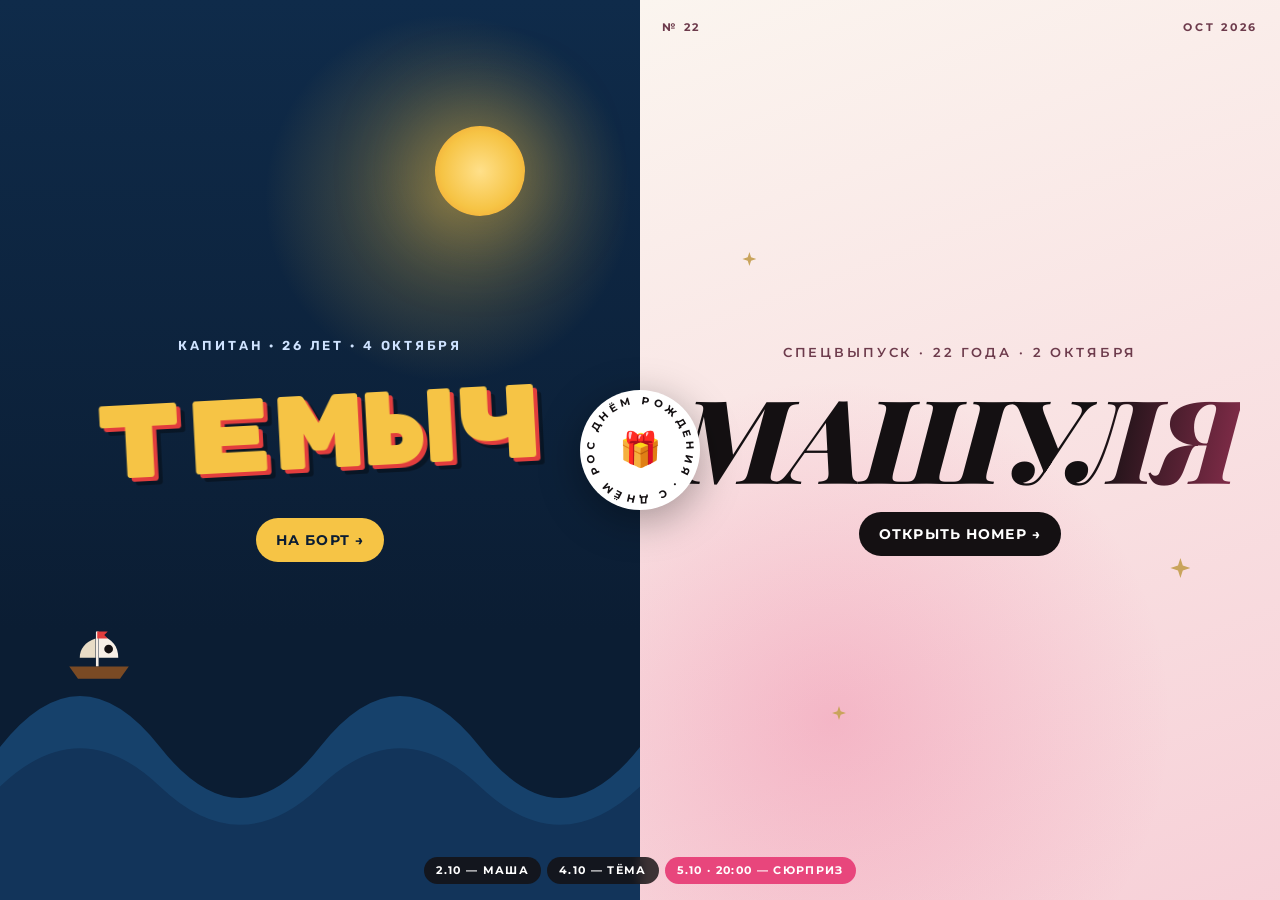
<file: index.html>
<!doctype html>
<html lang="ru">
<head>
<meta charset="utf-8">
<meta name="viewport" content="width=device-width, initial-scale=1, viewport-fit=cover">
<title>Два дня рождения</title>
<meta name="description" content="Подарок для Темыча и Машули">
<meta name="theme-color" content="#0b1d33">
<link rel="icon" href="data:image/svg+xml,%3Csvg xmlns='http://www.w3.org/2000/svg' viewBox='0 0 100 100'%3E%3Ctext y='.9em' font-size='90'%3E%F0%9F%8E%81%3C/text%3E%3C/svg%3E">
<link rel="preconnect" href="https://fonts.googleapis.com">
<link rel="preconnect" href="https://fonts.gstatic.com" crossorigin>
<link href="https://fonts.googleapis.com/css2?family=Playfair+Display:ital,wght@0,700;0,900;1,700;1,900&family=Rubik+Mono+One&family=Rubik:wght@400;600;800&family=Montserrat:wght@500;700&display=swap" rel="stylesheet">
<style>
  :root {
    --sea: #0b1d33;
    --sea-2: #12345a;
    --straw: #f6c445;
    --red: #e23d3d;
    --cream: #f7efe6;
    --ink: #141012;
    --pink: #e8467c;
    --blush: #f6c9d3;
    --gold: #c9a45c;
  }
  * { box-sizing: border-box; margin: 0; padding: 0; }
  html, body { height: 100%; }
  body {
    background: var(--ink);
    color: #fff;
    font-family: Rubik, system-ui, sans-serif;
    overflow: hidden;
    -webkit-tap-highlight-color: transparent;
  }
  .split {
    display: flex;
    height: 100dvh;
    min-height: 100vh;
  }
  @supports (height: 100dvh) { .split { min-height: 0; } }

  .side {
    position: relative;
    flex: 1 1 50%;
    display: flex;
    flex-direction: column;
    align-items: center;
    justify-content: center;
    gap: 18px;
    padding: 24px 16px;
    overflow: hidden;
    text-decoration: none;
    color: inherit;
    transition: flex-grow .5s cubic-bezier(.2,.8,.2,1), filter .3s;
    isolation: isolate;
  }
  .side:focus-visible { outline: 4px solid #fff; outline-offset: -8px; }

  /* ----- ТЕМЫЧ ----- */
  .tema {
    background:
      radial-gradient(circle at 70% 22%, rgba(246,196,69,.35), transparent 22%),
      linear-gradient(180deg, #0f2b4a 0%, var(--sea) 70%);
  }
  .tema .sun {
    position: absolute; top: 14%; right: 18%;
    width: 90px; height: 90px; border-radius: 50%;
    background: radial-gradient(circle, #ffe08a, var(--straw) 60%, #f09a2b);
    box-shadow: 0 0 80px 20px rgba(246,196,69,.35);
    z-index: -1;
    animation: bob 6s ease-in-out infinite;
  }
  .waves { position: absolute; left: 0; right: 0; bottom: 0; height: 34%; z-index: -1; }
  .waves svg { position: absolute; bottom: 0; width: 200%; height: 100%; }
  .waves .w1 { animation: drift 9s linear infinite; opacity: .55; }
  .waves .w2 { animation: drift 6s linear infinite reverse; bottom: -14px; }
  .ship {
    position: absolute; bottom: 24%; left: 10%; width: 70px; z-index: -1;
    animation: sail 7s ease-in-out infinite;
  }
  .tema .btn {
    font-family: 'Rubik Mono One', Rubik, sans-serif;
    font-size: clamp(40px, 9vw, 104px);
    letter-spacing: .02em;
    color: var(--straw);
    text-shadow: 4px 4px 0 var(--red), 8px 8px 0 rgba(0,0,0,.35);
    transform: rotate(-3deg);
  }
  .tema .tag { color: #cfe3ff; }

  /* ----- МАШУЛЯ ----- */
  .masha {
    background:
      radial-gradient(circle at 30% 80%, rgba(232,70,124,.25), transparent 40%),
      linear-gradient(160deg, #fbf5ef 0%, var(--blush) 120%);
    color: var(--ink);
  }
  .masha .btn {
    font-family: 'Playfair Display', Georgia, serif;
    font-style: italic;
    font-weight: 900;
    font-size: clamp(44px, 9.5vw, 116px);
    letter-spacing: -.02em;
    line-height: 1;
    background: linear-gradient(100deg, var(--ink) 30%, var(--pink) 50%, var(--ink) 70%);
    background-size: 250% 100%;
    -webkit-background-clip: text; background-clip: text;
    color: transparent;
    animation: shine 5s ease-in-out infinite;
  }
  .masha .tag { color: #6d3b4c; font-family: Montserrat, sans-serif; }
  .mag-top {
    position: absolute; top: 22px; left: 0; right: 0;
    display: flex; justify-content: space-between; padding: 0 22px;
    font: 700 11px/1 Montserrat, sans-serif; letter-spacing: .25em; color: #6d3b4c;
  }
  .sparkle {
    position: absolute; width: 14px; height: 14px; z-index: -1;
    background: var(--gold);
    clip-path: polygon(50% 0, 62% 38%, 100% 50%, 62% 62%, 50% 100%, 38% 62%, 0 50%, 38% 38%);
    animation: twinkle 3s ease-in-out infinite;
  }

  .tag {
    font-size: 13px; font-weight: 600; letter-spacing: .22em; text-transform: uppercase;
    text-align: center;
  }
  .cta {
    display: inline-flex; align-items: center; gap: 8px;
    min-height: 44px; padding: 10px 20px; border-radius: 999px;
    font: 700 14px/1 Montserrat, sans-serif; letter-spacing: .08em; text-transform: uppercase;
    transition: transform .2s, background .2s;
  }
  .tema .cta { background: var(--straw); color: var(--sea); }
  .masha .cta { background: var(--ink); color: #fff; }
  .side:hover .cta, .side:focus-visible .cta { transform: translateY(-2px) scale(1.04); }
  .side:active .cta { transform: scale(.96); }

  /* центр */
  .center {
    position: absolute; left: 50%; top: 50%; z-index: 5;
    transform: translate(-50%, -50%);
    pointer-events: none;
    display: grid; place-items: center;
  }
  .badge {
    width: 120px; height: 120px; border-radius: 50%;
    display: grid; place-items: center; text-align: center;
    background: #fff; color: var(--ink);
    font: 900 15px/1.1 Rubik, sans-serif; text-transform: uppercase; letter-spacing: .04em;
    box-shadow: 0 10px 40px rgba(0,0,0,.35);
    animation: spin 18s linear infinite;
  }
  .badge-ring { position: absolute; inset: 0; }
  .badge-ring text { font: 700 10.5px Montserrat, sans-serif; letter-spacing: .32em; fill: var(--ink); }
  .badge b {
    position: absolute; font-size: 34px; animation: spin 18s linear infinite reverse;
  }

  .dates {
    position: fixed; left: 50%; bottom: max(16px, env(safe-area-inset-bottom));
    transform: translateX(-50%);
    z-index: 6; display: flex; gap: 6px; flex-wrap: wrap; justify-content: center;
    width: calc(100% - 32px); pointer-events: none;
  }
  .dates span {
    font: 700 11px/1 Montserrat, sans-serif; letter-spacing: .12em; text-transform: uppercase;
    padding: 8px 12px; border-radius: 999px;
    background: rgba(20,16,18,.82); color: #fff; backdrop-filter: blur(6px);
  }
  .dates span:last-child { background: var(--pink); }

  /* Заставка-шторка при переходе */
  body.leaving .side { filter: brightness(1.15); }
  body.leaving .side.go { flex-grow: 30; }
  body.leaving .center, body.leaving .dates { opacity: 0; transition: opacity .2s; }

  @media (hover: hover) and (min-width: 769px) {
    .side:hover { flex-grow: 1.6; }
  }
  @media (max-width: 768px) {
    .split { flex-direction: column; }
    .tema .btn { font-size: clamp(40px, 13vw, 72px); }
    .masha .btn { font-size: clamp(46px, 15vw, 84px); }
    .side { gap: 12px; padding-bottom: 40px; }
    .masha { padding-top: 64px; padding-bottom: 76px; }
    .badge { width: 96px; height: 96px; }
    .badge b { font-size: 26px; }
    .ship { width: 54px; bottom: 18%; }
    .tema .sun { width: 64px; height: 64px; top: 12%; right: 10%; }
  }

  @keyframes drift { to { transform: translateX(-50%); } }
  @keyframes bob { 50% { transform: translateY(10px); } }
  @keyframes sail { 50% { transform: translate(30px, -6px) rotate(4deg); } }
  @keyframes shine { 50% { background-position: 0 0; } 0%, 100% { background-position: 100% 0; } }
  @keyframes twinkle { 50% { transform: scale(.3) rotate(45deg); opacity: .4; } }
  @keyframes spin { to { transform: rotate(360deg); } }
  @keyframes rise { from { opacity: 0; transform: translateY(30px); } }
  .btn, .tag, .cta { animation-name: rise; animation-duration: .8s; animation-fill-mode: both; animation-timing-function: cubic-bezier(.2,.8,.2,1); }
  .tema .btn { animation: rise .8s .1s both cubic-bezier(.2,.8,.2,1); }
  .masha .btn { animation: rise .8s .25s both cubic-bezier(.2,.8,.2,1), shine 5s 1.2s ease-in-out infinite; }
  .tag { animation-delay: .35s; }
  .cta { animation-delay: .5s; }

  @media (prefers-reduced-motion: reduce) {
    *, *::before, *::after { animation: none !important; transition: none !important; }
  }
</style>
</head>
<body>
<main class="split">
  <a class="side tema" href="temych.html" data-go aria-label="Открыть страницу Темыча">
    <span class="sun" aria-hidden="true"></span>
    <svg class="ship" viewBox="0 0 80 64" aria-hidden="true">
      <path d="M38 4v40" stroke="#f7efe6" stroke-width="3"/>
      <path d="M40 8c16 4 22 14 22 26H40z" fill="#f7efe6"/>
      <path d="M36 12c-12 4-18 12-18 22h18z" fill="#e8dcc6"/>
      <circle cx="51" cy="24" r="5" fill="#141012"/>
      <path d="M38 4h12l-4 4 4 4H38z" fill="#e23d3d"/>
      <path d="M6 44h68l-10 14H16z" fill="#7a4a24"/>
    </svg>
    <div class="waves" aria-hidden="true">
      <svg class="w1" viewBox="0 0 1200 120" preserveAspectRatio="none"><path d="M0 60 Q75 20 150 60 T300 60 T450 60 T600 60 T750 60 T900 60 T1050 60 T1200 60 V120 H0z" fill="#1f5f99"/></svg>
      <svg class="w2" viewBox="0 0 1200 120" preserveAspectRatio="none"><path d="M0 70 Q75 40 150 70 T300 70 T450 70 T600 70 T750 70 T900 70 T1050 70 T1200 70 V120 H0z" fill="#12345a"/></svg>
    </div>
    <span class="tag">Капитан · 26 лет · 4 октября</span>
    <span class="btn">ТЕМЫЧ</span>
    <span class="cta">На борт →</span>
  </a>

  <a class="side masha" href="masha.html" data-go aria-label="Открыть страницу Машули">
    <div class="mag-top" aria-hidden="true"><span>№ 22</span><span>OCT 2026</span></div>
    <span class="sparkle" style="top:28%;left:16%" aria-hidden="true"></span>
    <span class="sparkle" style="top:62%;right:14%;animation-delay:1s;width:20px;height:20px" aria-hidden="true"></span>
    <span class="sparkle" style="bottom:20%;left:30%;animation-delay:2s" aria-hidden="true"></span>
    <span class="tag">Спецвыпуск · 22 года · 2 октября</span>
    <span class="btn">МАШУЛЯ</span>
    <span class="cta">Открыть номер →</span>
  </a>
</main>

<div class="center" aria-hidden="true">
  <div class="badge">
    <svg class="badge-ring" viewBox="0 0 120 120">
      <defs><path id="ring" d="M60 60 m-46 0 a46 46 0 1 1 92 0 a46 46 0 1 1 -92 0"/></defs>
      <text><textPath href="#ring">С ДНЁМ РОЖДЕНИЯ · С ДНЁМ РОЖДЕНИЯ ·</textPath></text>
    </svg>
    <b>🎁</b>
  </div>
</div>

<div class="dates" aria-label="Даты">
  <span>2.10 — Маша</span>
  <span>4.10 — Тёма</span>
  <span>5.10 · 20:00 — сюрприз</span>
</div>

<script src="assets/common.js"></script>
<script>
  document.querySelectorAll('.side').forEach(function (s) {
    s.addEventListener('click', function () { s.classList.add('go'); });
  });
</script>
</body>
</html>
</file>
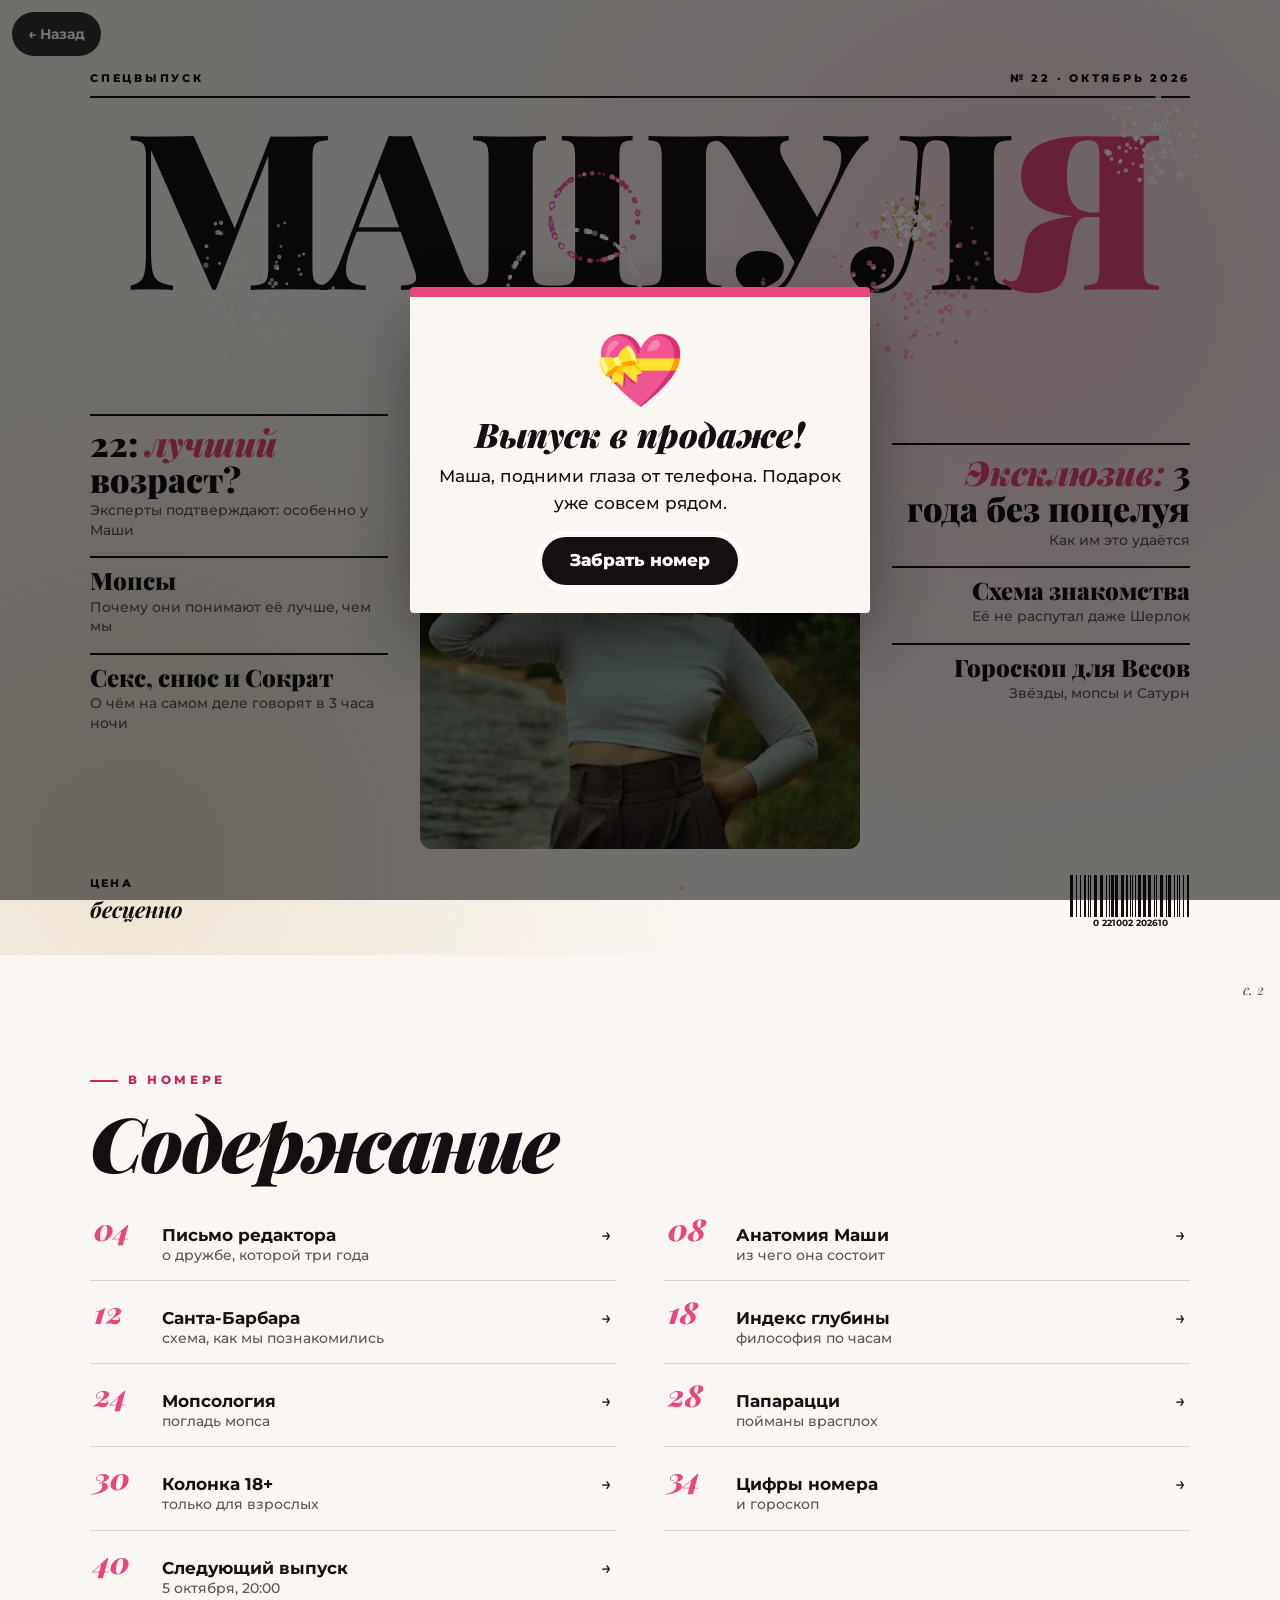
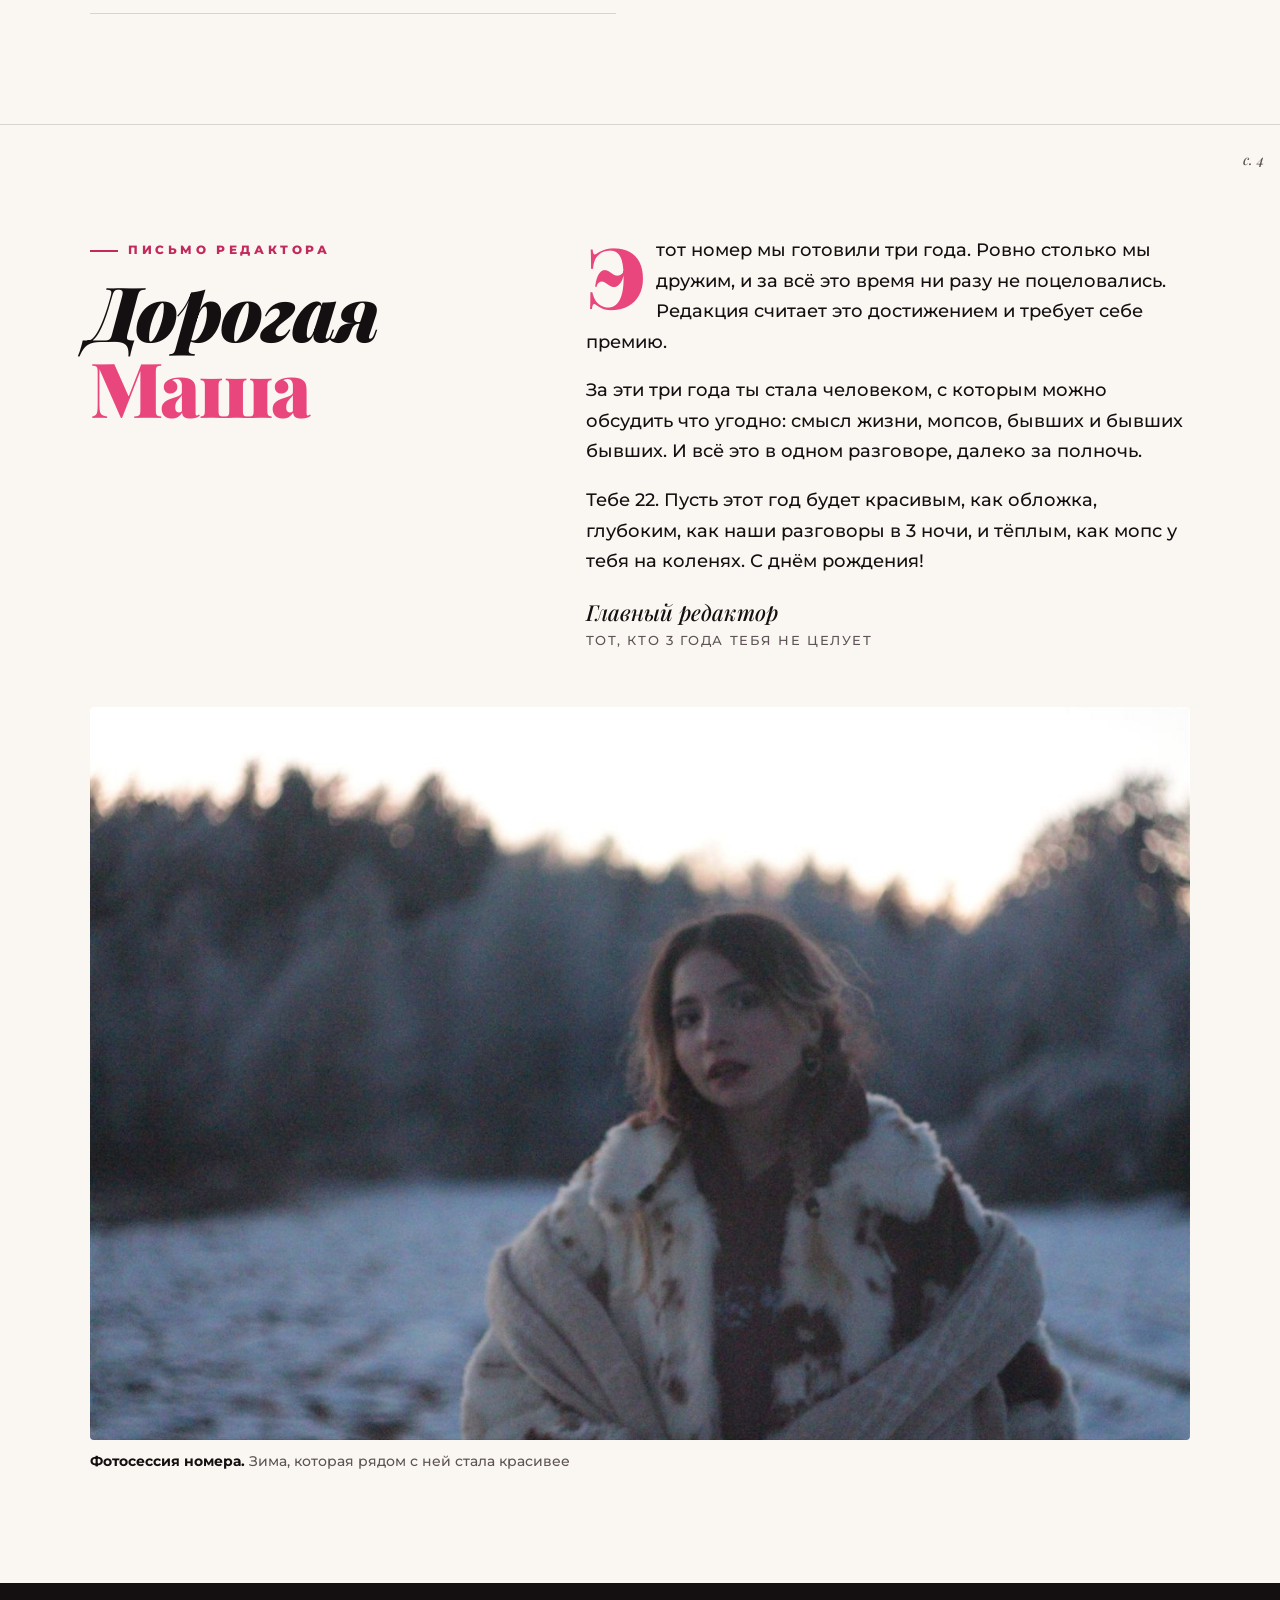
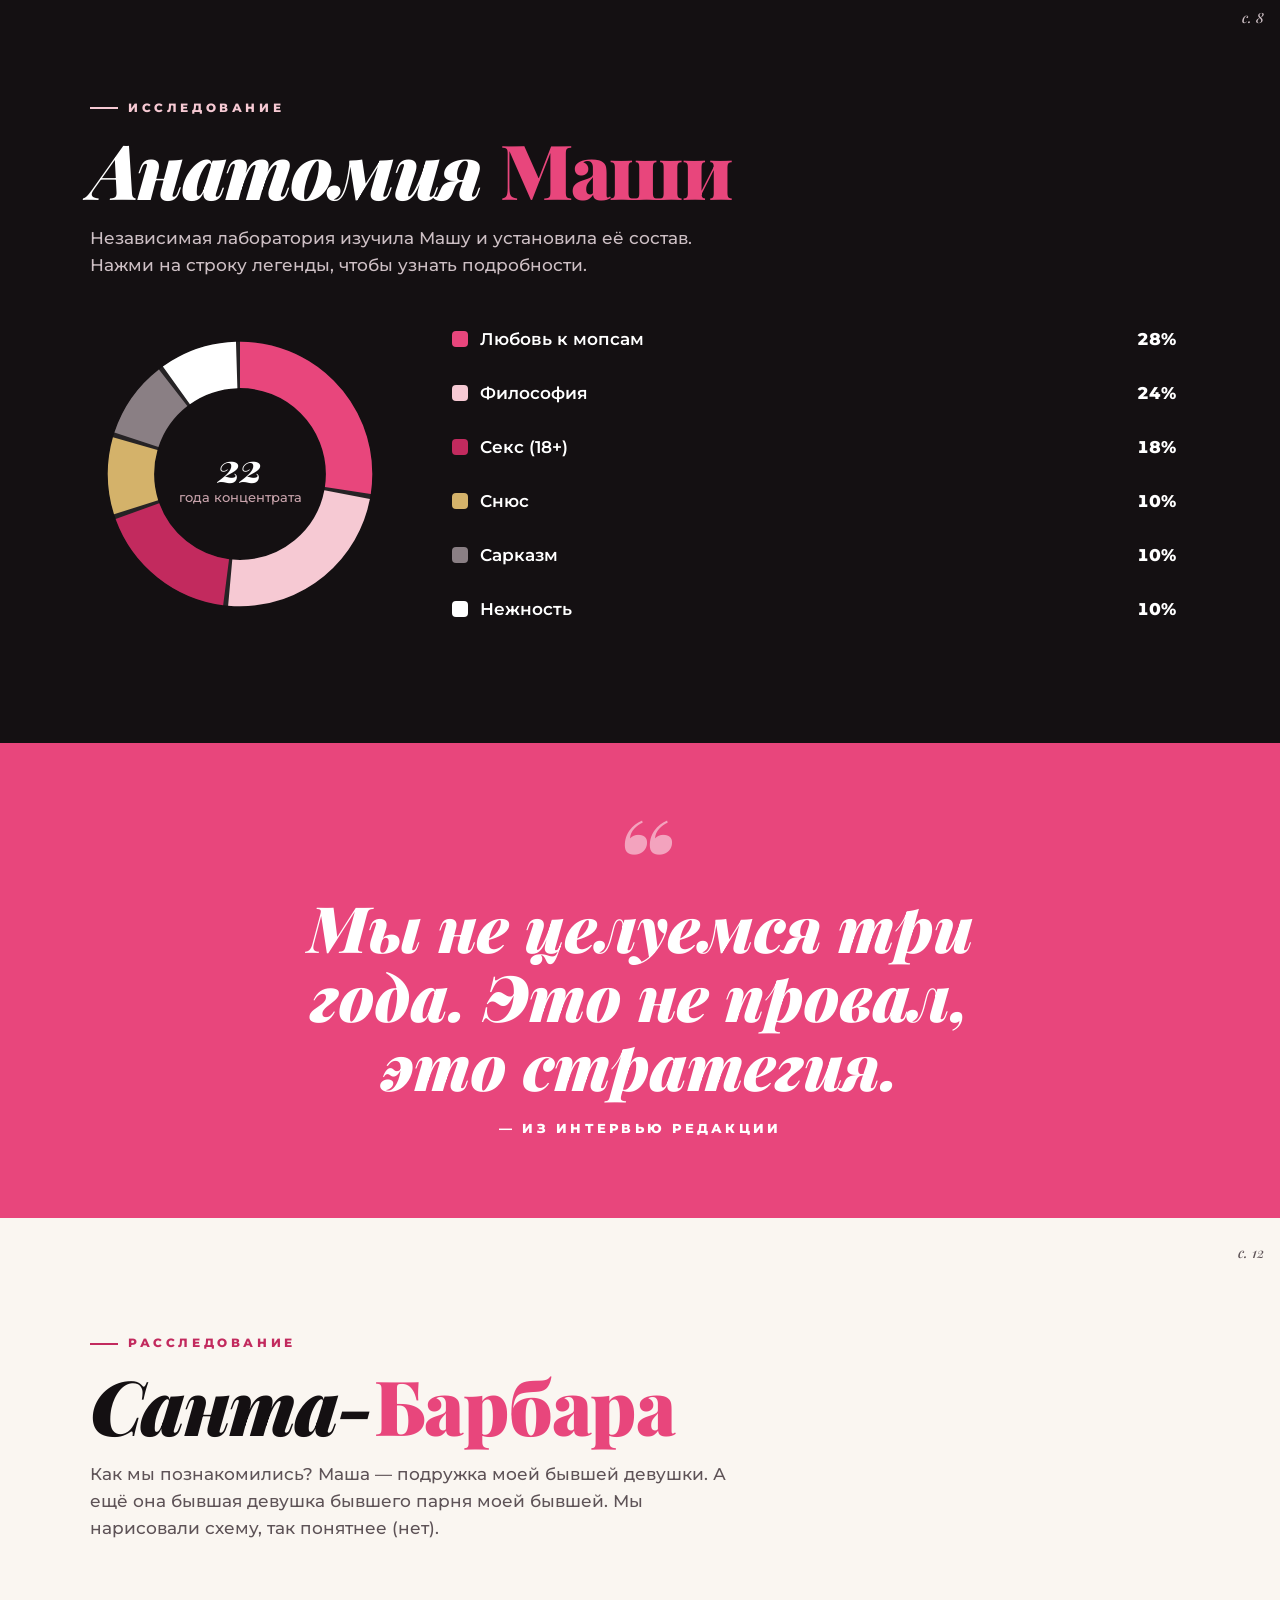
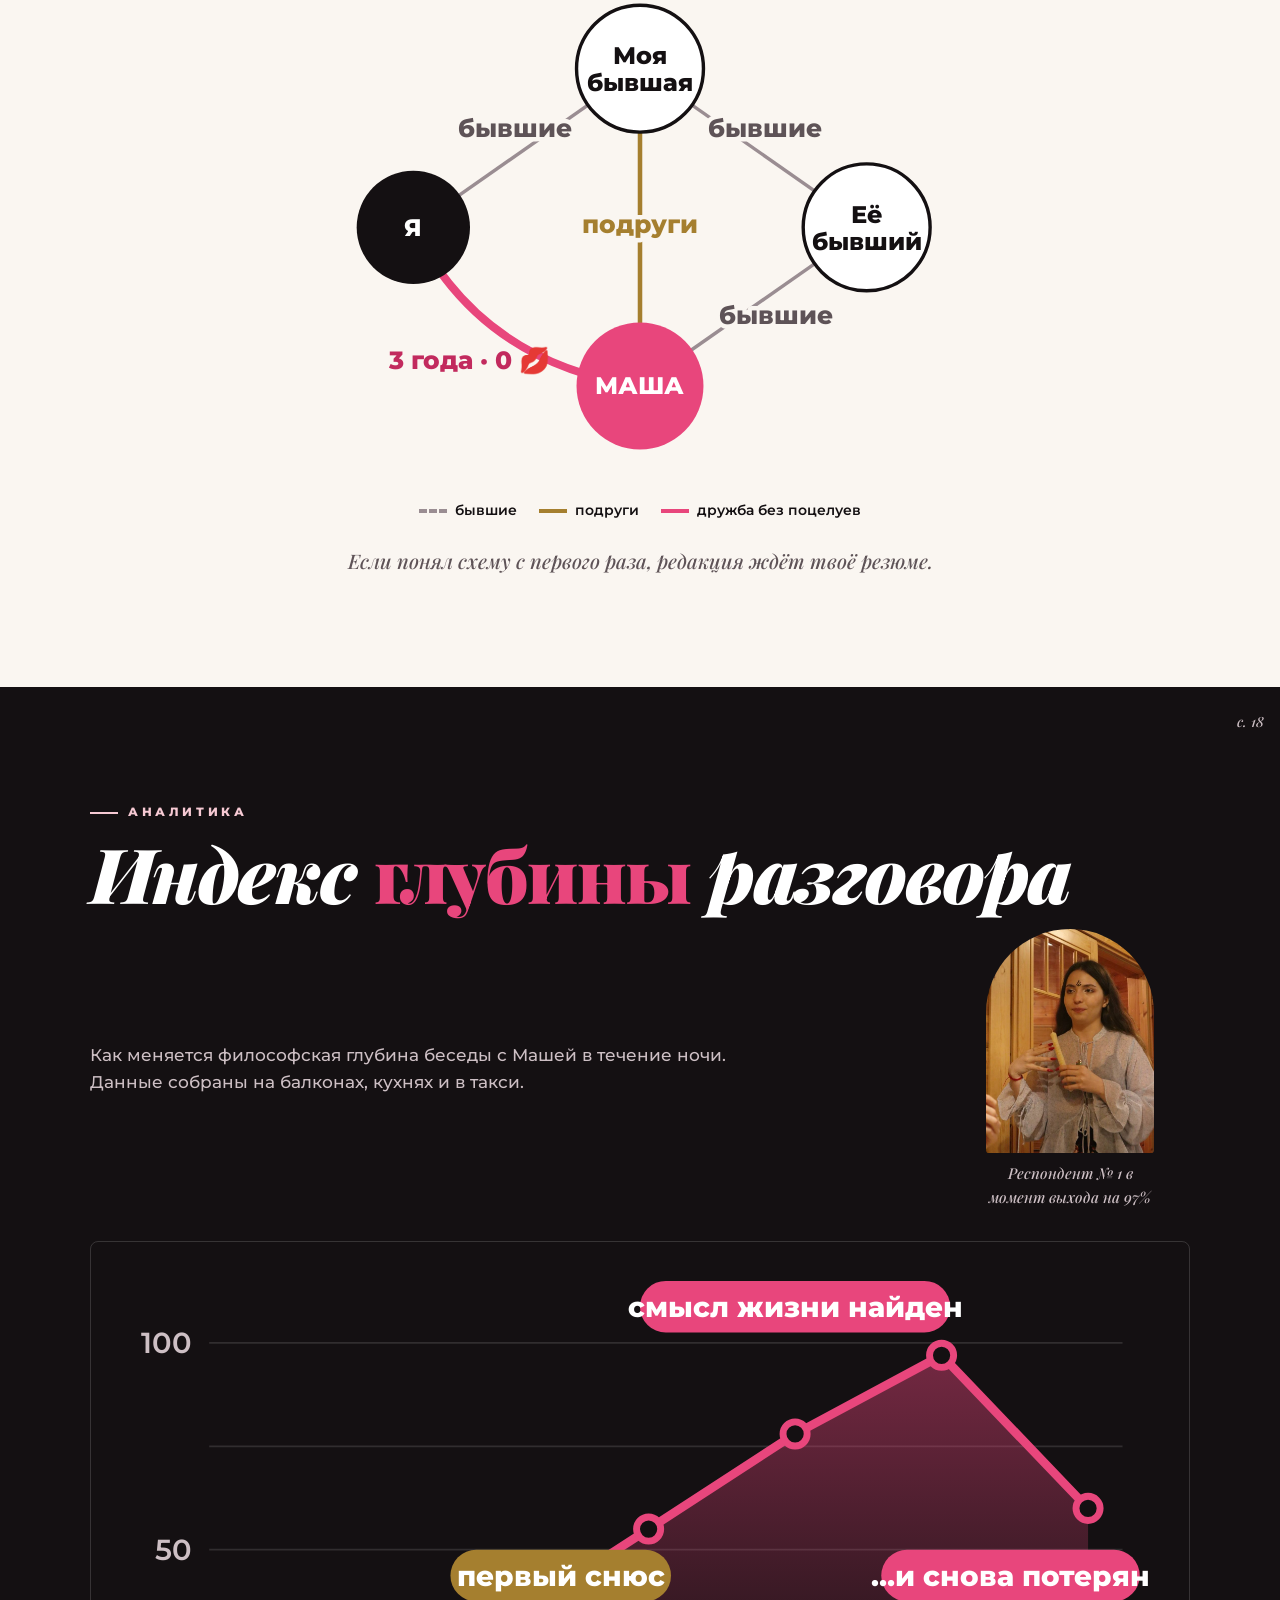
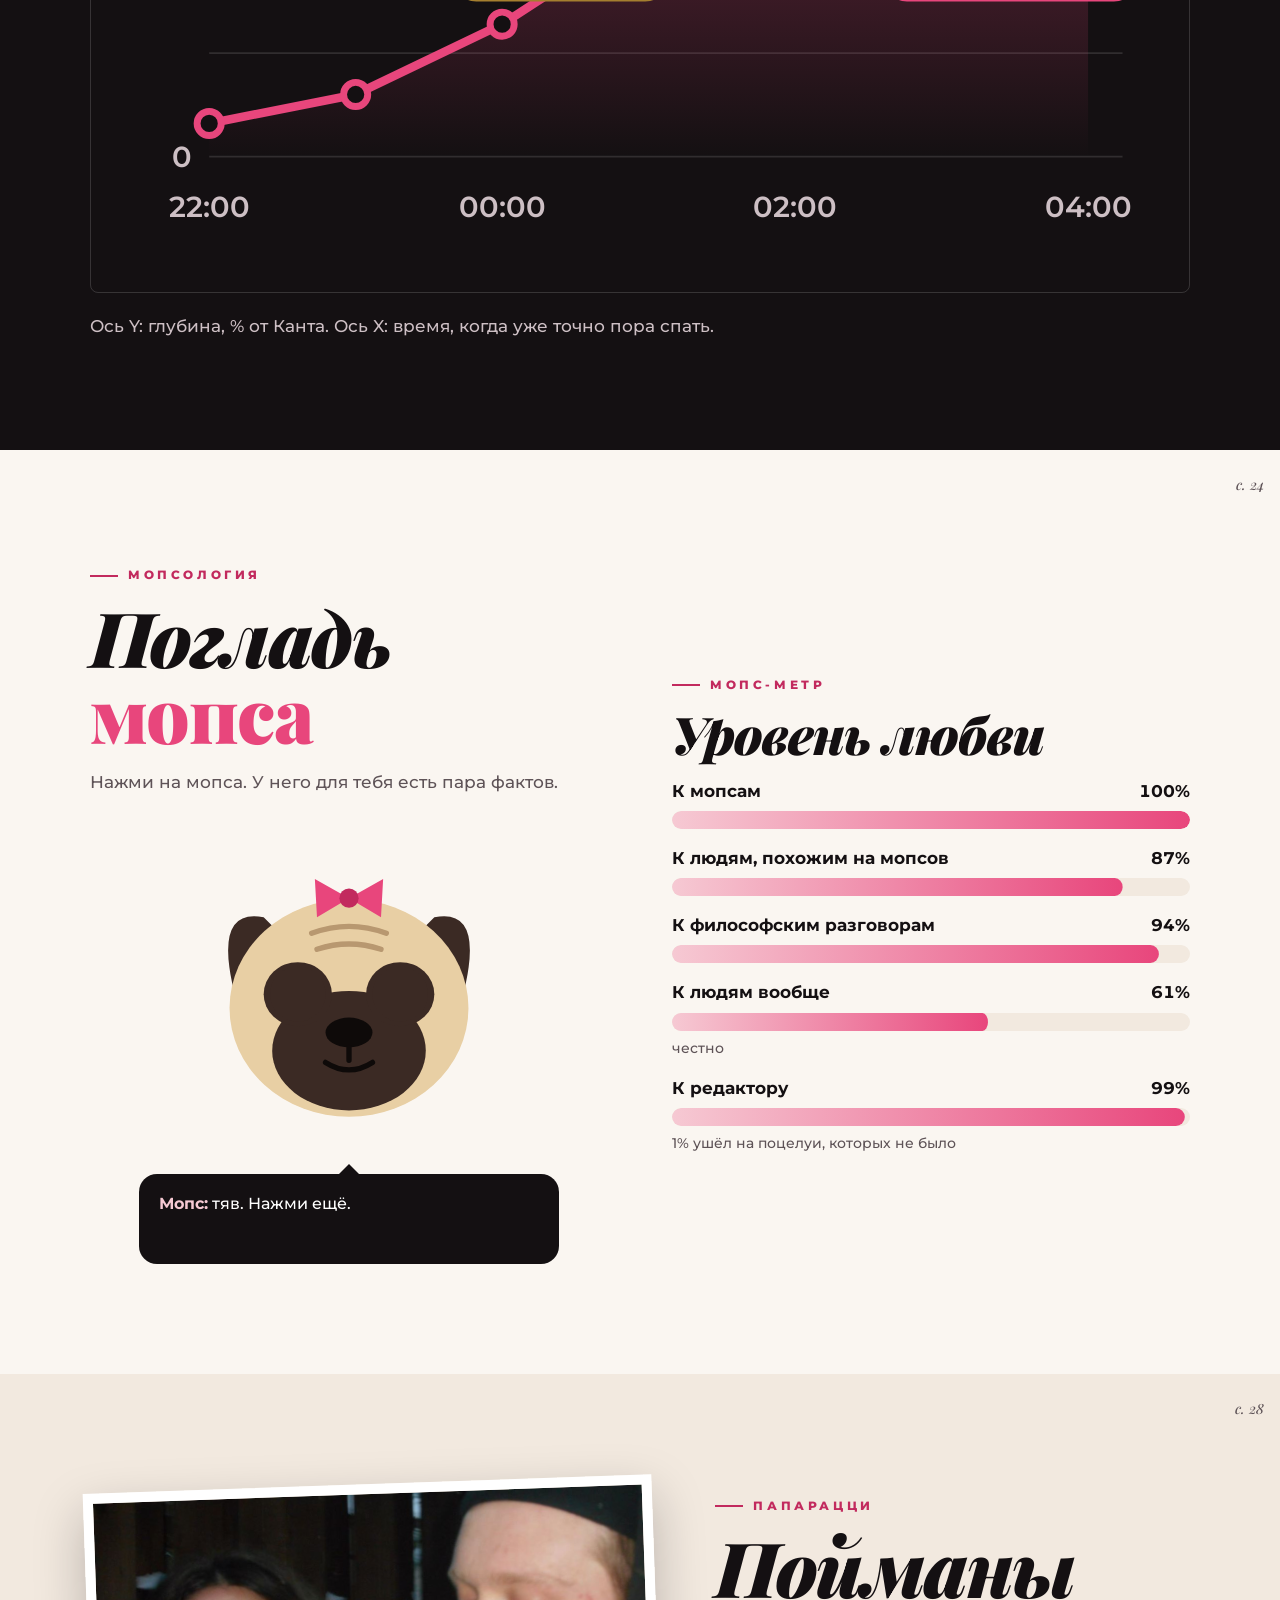
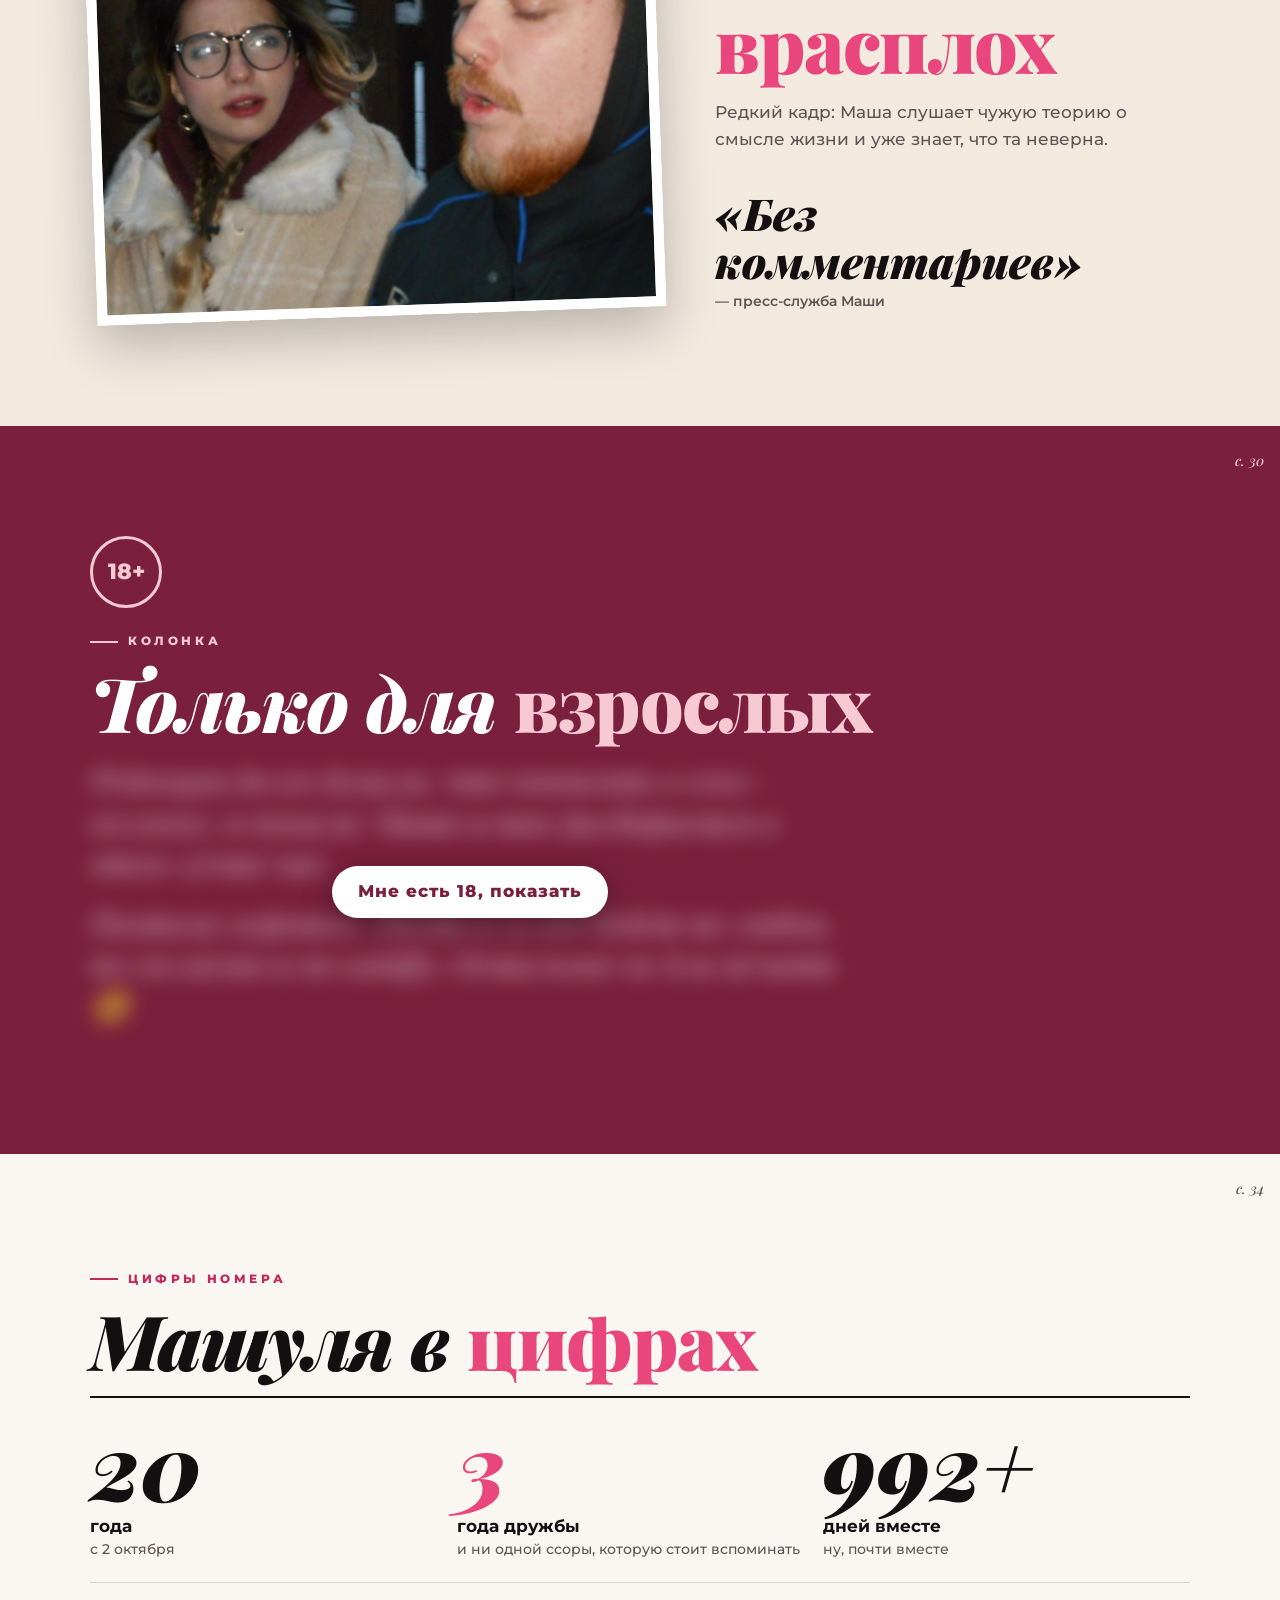
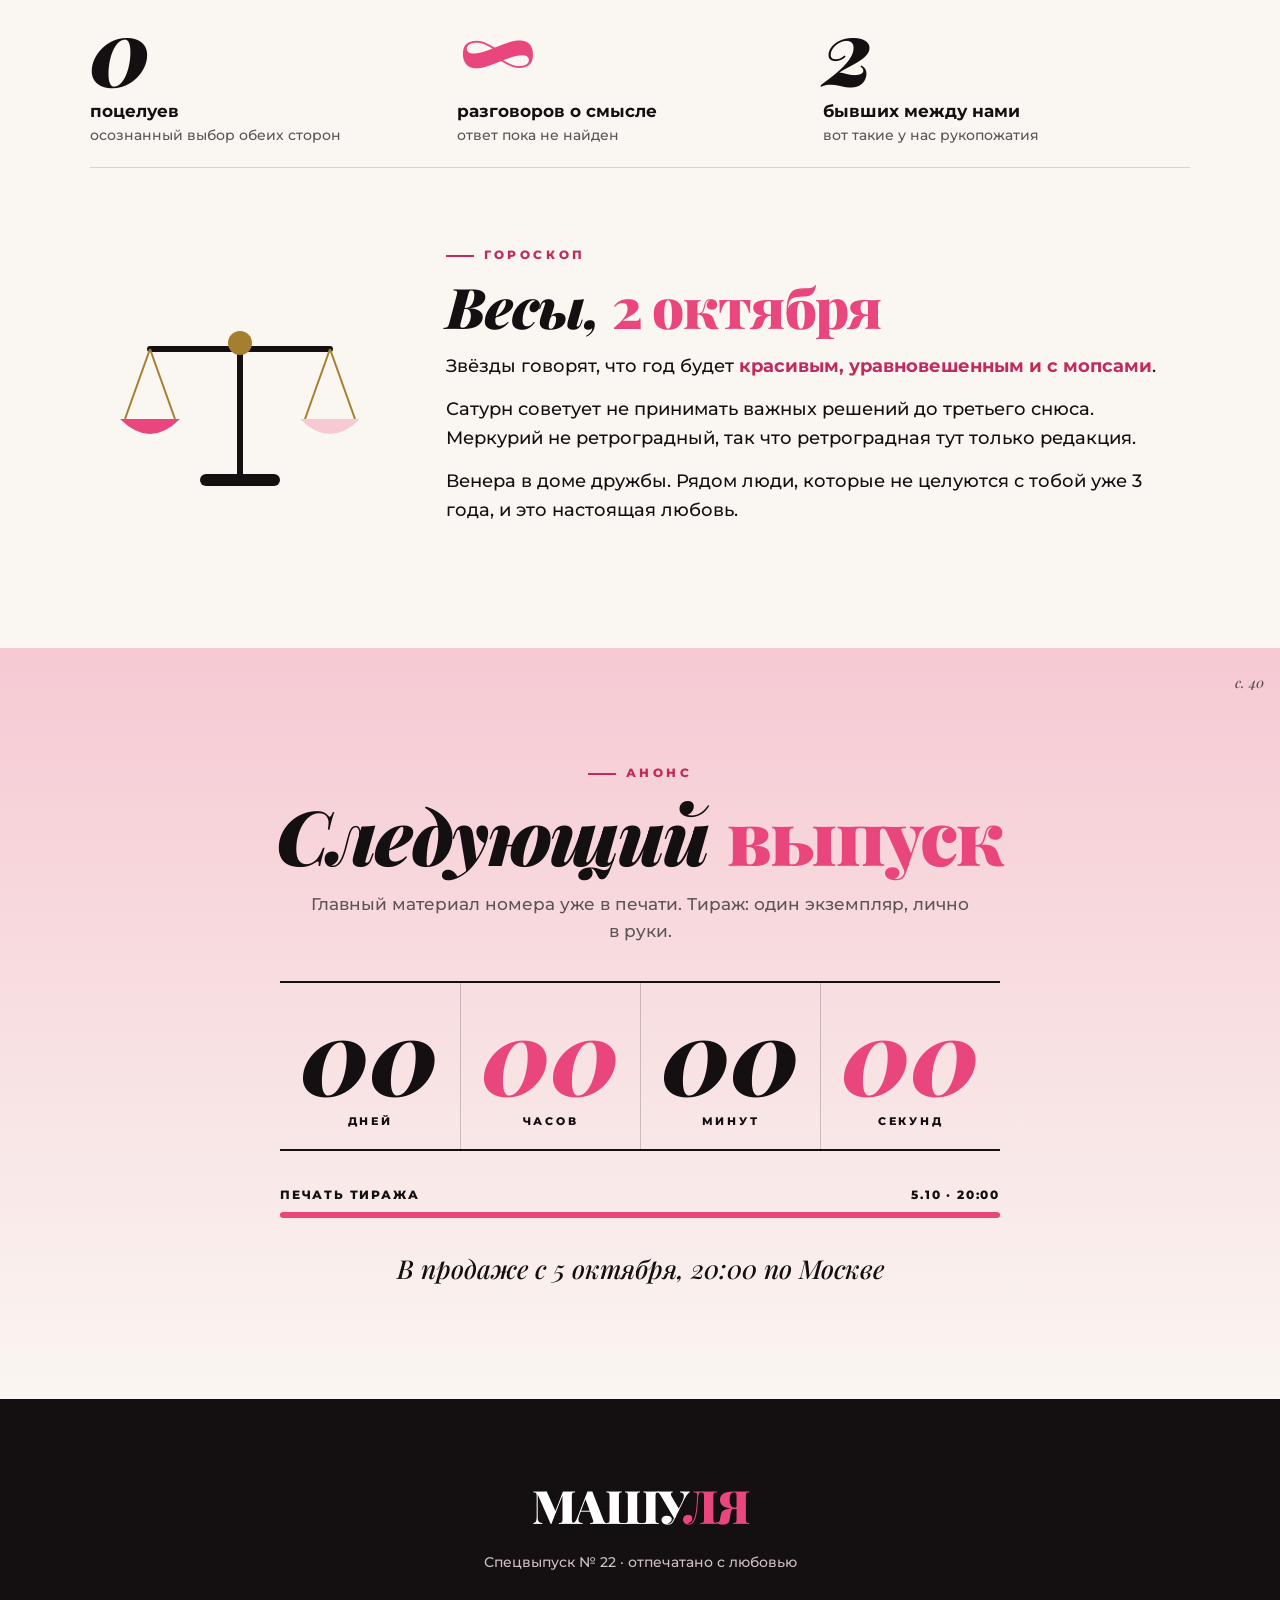
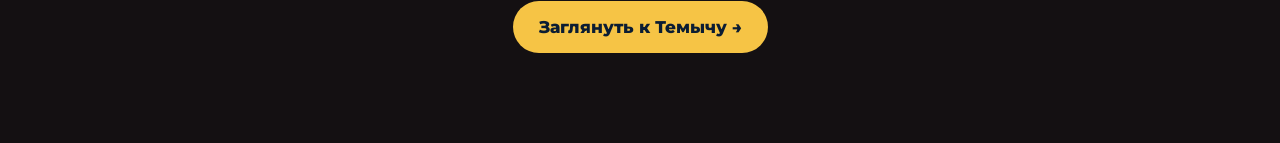
<file: masha.html>
<!doctype html>
<html lang="ru">
<head>
<meta charset="utf-8">
<meta name="viewport" content="width=device-width, initial-scale=1, viewport-fit=cover">
<title>МАШУЛЯ · Спецвыпуск №22</title>
<meta name="description" content="С днём рождения, Маша!">
<meta name="theme-color" content="#faf6f1">
<link rel="icon" href="data:image/svg+xml,%3Csvg xmlns='http://www.w3.org/2000/svg' viewBox='0 0 100 100'%3E%3Ctext y='.9em' font-size='90'%3E%F0%9F%92%8B%3C/text%3E%3C/svg%3E">
<link rel="preconnect" href="https://fonts.googleapis.com">
<link rel="preconnect" href="https://fonts.gstatic.com" crossorigin>
<link href="https://fonts.googleapis.com/css2?family=Playfair+Display:ital,wght@0,700;0,900;1,700;1,900&family=Montserrat:wght@500;600;700;800&display=swap" rel="stylesheet">
<link rel="stylesheet" href="assets/base.css">
<link rel="stylesheet" href="assets/masha.css">
</head>
<body>
<a class="home" href="index.html" data-go>← Назад</a>

<!-- ============ ОБЛОЖКА ============ -->
<header class="cover">
  <div class="wrap">
    <div class="cover-top"><span>Спецвыпуск</span><span>№ 22 · Октябрь 2026</span></div>
    <h1 class="masthead" aria-label="Машуля"><span>М</span><span>А</span><span>Ш</span><span>У</span><span>Л</span><span>Я</span></h1>

    <div class="cover-body">
      <div class="lines left">
        <div class="cl big"><b>22: <em>лучший</em> возраст?</b><span>Эксперты подтверждают: особенно у Маши</span></div>
        <div class="cl"><b>Мопсы</b><span>Почему они понимают её лучше, чем мы</span></div>
        <div class="cl"><b>Секс, снюс и&nbsp;Сократ</b><span>О чём на самом деле говорят в 3 часа ночи</span></div>
      </div>

      <div style="position:relative">
        <div class="cover-badge" aria-label="22 года"><b>22</b><span>ГОДА</span></div>
        <div class="cover-photo">
          <svg viewBox="0 0 400 500" aria-hidden="true">
            <defs>
              <linearGradient id="cv" x1="0" y1="0" x2="1" y2="1"><stop offset="0" stop-color="#f6c9d3"/><stop offset="1" stop-color="#e8467c"/></linearGradient>
            </defs>
            <rect width="400" height="500" fill="url(#cv)"/>
            <text x="200" y="330" text-anchor="middle" font-family="Playfair Display" font-style="italic" font-weight="900" font-size="300" fill="#fff" opacity=".35">М</text>
            <text x="200" y="440" text-anchor="middle" font-family="Montserrat" font-weight="800" font-size="16" letter-spacing="4" fill="#fff">ФОТО СКОРО</text>
          </svg>
          <img src="photos/masha-cover.jpg" alt="Маша на обложке" style="object-position:50% 25%">
        </div>
      </div>

      <div class="lines right">
        <div class="cl big"><b><em>Эксклюзив:</em> 3 года без поцелуя</b><span>Как им это удаётся</span></div>
        <div class="cl"><b>Схема знакомства</b><span>Её не распутал даже Шерлок</span></div>
        <div class="cl"><b>Гороскоп для Весов</b><span>Звёзды, мопсы и Сатурн</span></div>
      </div>
    </div>

    <div class="cover-foot">
      <div class="price">Цена<b>бесценно</b></div>
      <svg class="barcode" id="barcode" viewBox="0 0 120 52" aria-hidden="true"></svg>
    </div>
  </div>
</header>

<main>
<!-- ============ СОДЕРЖАНИЕ ============ -->
<section id="contents">
  <span class="page-no">с. 2</span>
  <div class="wrap">
    <span class="label reveal">В номере</span>
    <h2 class="reveal">Содержание</h2>
    <ol class="toc">
      <li class="reveal"><a href="#letter"><span class="no">04</span><span class="t">Письмо редактора<small>о дружбе, которой три года</small></span><span class="arr">→</span></a></li>
      <li class="reveal"><a href="#anatomy"><span class="no">08</span><span class="t">Анатомия Маши<small>из чего она состоит</small></span><span class="arr">→</span></a></li>
      <li class="reveal"><a href="#santa"><span class="no">12</span><span class="t">Санта-Барбара<small>схема, как мы познакомились</small></span><span class="arr">→</span></a></li>
      <li class="reveal"><a href="#depth"><span class="no">18</span><span class="t">Индекс глубины<small>философия по часам</small></span><span class="arr">→</span></a></li>
      <li class="reveal"><a href="#pugs"><span class="no">24</span><span class="t">Мопсология<small>погладь мопса</small></span><span class="arr">→</span></a></li>
      <li class="reveal"><a href="#paparazzi"><span class="no">28</span><span class="t">Папарацци<small>пойманы врасплох</small></span><span class="arr">→</span></a></li>
      <li class="reveal"><a href="#adult"><span class="no">30</span><span class="t">Колонка 18+<small>только для взрослых</small></span><span class="arr">→</span></a></li>
      <li class="reveal"><a href="#numbers"><span class="no">34</span><span class="t">Цифры номера<small>и гороскоп</small></span><span class="arr">→</span></a></li>
      <li class="reveal"><a href="#next"><span class="no">40</span><span class="t">Следующий выпуск<small>5 октября, 20:00</small></span><span class="arr">→</span></a></li>
    </ol>
  </div>
</section>

<hr class="rule">

<!-- ============ ПИСЬМО РЕДАКТОРА ============ -->
<section id="letter">
  <span class="page-no">с. 4</span>
  <div class="wrap editor">
    <div>
      <span class="label reveal">Письмо редактора</span>
      <h2 class="reveal">Дорогая <em>Маша</em></h2>
    </div>
    <div class="text reveal">
      <p>Этот номер мы готовили три года. Ровно столько мы дружим, и за всё это время ни разу не поцеловались. Редакция считает это достижением и требует себе премию.</p>
      <p>За эти три года ты стала человеком, с которым можно обсудить что угодно: смысл жизни, мопсов, бывших и бывших бывших. И всё это в одном разговоре, далеко за полночь.</p>
      <p>Тебе 22. Пусть этот год будет красивым, как обложка, глубоким, как наши разговоры в 3 ночи, и тёплым, как мопс у тебя на коленях. С днём рождения!</p>
      <div class="sign">Главный редактор<small>тот, кто 3 года тебя не целует</small></div>
    </div>
  </div>
  <figure class="spread wrap reveal">
    <img src="photos/masha-winter.jpg" alt="Маша зимой в шубе" loading="lazy">
    <figcaption><b>Фотосессия номера.</b> Зима, которая рядом с ней стала красивее</figcaption>
  </figure>
</section>

<!-- ============ АНАТОМИЯ ============ -->
<section class="dark" id="anatomy">
  <span class="page-no">с. 8</span>
  <div class="wrap">
    <span class="label reveal">Исследование</span>
    <h2 class="reveal">Анатомия <em>Маши</em></h2>
    <p class="lead reveal">Независимая лаборатория изучила Машу и установила её состав. Нажми на строку легенды, чтобы узнать подробности.</p>
    <div class="reveal" id="donut"></div>
  </div>
</section>

<!-- ============ ЦИТАТА ============ -->
<div class="quote">
  <div class="wrap reveal">
    <blockquote>Мы не целуемся три года. Это не провал, это стратегия.</blockquote>
    <cite>— из интервью редакции</cite>
  </div>
</div>

<!-- ============ САНТА-БАРБАРА ============ -->
<section id="santa">
  <span class="page-no">с. 12</span>
  <div class="wrap">
    <span class="label reveal">Расследование</span>
    <h2 class="reveal">Санта-<em>Барбара</em></h2>
    <p class="lead reveal">Как мы познакомились? Маша — подружка моей бывшей девушки. А ещё она бывшая девушка бывшего парня моей бывшей. Мы нарисовали схему, так понятнее (нет).</p>

    <svg class="scheme reveal" id="scheme" viewBox="0 0 600 440" role="img" aria-label="Схема: я встречался с моей бывшей; моя бывшая встречалась со своим бывшим; её бывший встречался с Машей; моя бывшая и Маша — подруги; мы с Машей дружим 3 года">
      <path class="edge ex" pathLength="1" d="M100 220 L300 80"/>
      <path class="edge ex" pathLength="1" d="M300 80 L500 220"/>
      <path class="edge ex" pathLength="1" d="M500 220 L300 360"/>
      <path class="edge friends" pathLength="1" d="M300 80 L300 360"/>
      <path class="edge us" pathLength="1" d="M100 220 Q160 340 300 360"/>

      <g class="node"><circle cx="100" cy="220" r="50" fill="#141012"/><text x="100" y="228" text-anchor="middle" fill="#fff" font-size="28">Я</text></g>
      <g class="node"><circle cx="300" cy="80" r="56" fill="#fff" stroke="#141012" stroke-width="3"/><text x="300" y="76" text-anchor="middle" fill="#141012">Моя</text><text x="300" y="100" text-anchor="middle" fill="#141012">бывшая</text></g>
      <g class="node"><circle cx="500" cy="220" r="56" fill="#fff" stroke="#141012" stroke-width="3"/><text x="500" y="216" text-anchor="middle" fill="#141012">Её</text><text x="500" y="240" text-anchor="middle" fill="#141012">бывший</text></g>
      <g class="node"><circle cx="300" cy="360" r="56" fill="#e8467c"/><text x="300" y="367" text-anchor="middle" fill="#fff">МАША</text></g>

      <text class="elabel" x="190" y="140" text-anchor="middle" fill="#5e5357">бывшие</text>
      <text class="elabel" x="410" y="140" text-anchor="middle" fill="#5e5357">бывшие</text>
      <text class="elabel" x="420" y="305" text-anchor="middle" fill="#5e5357">бывшие</text>
      <text class="elabel" x="300" y="225" text-anchor="middle" fill="#a57f2f">подруги</text>
      <text class="elabel" x="150" y="345" text-anchor="middle" fill="#c22a5e">3 года · 0 💋</text>
    </svg>

    <div class="scheme-legend reveal">
      <span><i style="border-color:#9a8d92;border-top-style:dashed"></i>бывшие</span>
      <span><i style="border-color:#a57f2f"></i>подруги</span>
      <span><i style="border-color:#e8467c"></i>дружба без поцелуев</span>
    </div>
    <p class="caption reveal">Если понял схему с первого раза, редакция ждёт твоё резюме.</p>
  </div>
</section>

<!-- ============ ИНДЕКС ГЛУБИНЫ ============ -->
<section class="dark" id="depth">
  <span class="page-no">с. 18</span>
  <div class="wrap">
    <span class="label reveal">Аналитика</span>
    <h2 class="reveal">Индекс <em>глубины</em> разговора</h2>
    <div class="depth-head">
      <p class="lead reveal">Как меняется философская глубина беседы с Машей в течение ночи. Данные собраны на балконах, кухнях и в такси.</p>
      <figure class="candle reveal">
        <img src="photos/masha-candle.jpg" alt="Маша со свечой" loading="lazy" style="object-position:50% 20%">
        <figcaption>Респондент № 1 в момент выхода на 97%</figcaption>
      </figure>
    </div>
    <div class="chart-box reveal">
      <svg class="line-chart" id="line" viewBox="0 0 600 340" role="img" aria-label="График: глубина разговора растёт с 8% в 22:00 до 97% в 3:00 и падает до 60% к 4:00">
        <defs>
          <linearGradient id="pinkfade" x1="0" y1="0" x2="0" y2="1"><stop offset="0" stop-color="#e8467c" stop-opacity=".45"/><stop offset="1" stop-color="#e8467c" stop-opacity="0"/></linearGradient>
        </defs>
        <g>
          <line class="grid" x1="50" x2="580" y1="280" y2="280"/>
          <line class="grid" x1="50" x2="580" y1="220" y2="220"/>
          <line class="grid" x1="50" x2="580" y1="160" y2="160"/>
          <line class="grid" x1="50" x2="580" y1="100" y2="100"/>
          <line class="grid" x1="50" x2="580" y1="40" y2="40"/>
          <text class="ax" x="40" y="286" text-anchor="end">0</text>
          <text class="ax" x="40" y="166" text-anchor="end">50</text>
          <text class="ax" x="40" y="46" text-anchor="end">100</text>
        </g>
        <path class="area" d="M50 260.8 L135 244 L220 203.2 L305 148 L390 92.8 L475 47.2 L560 136 L560 280 L50 280 Z"/>
        <path class="ln" pathLength="1" d="M50 260.8 L135 244 L220 203.2 L305 148 L390 92.8 L475 47.2 L560 136"/>
        <circle class="pt" cx="50" cy="260.8" r="7"/><circle class="pt" cx="135" cy="244" r="7"/><circle class="pt" cx="220" cy="203.2" r="7"/>
        <circle class="pt" cx="305" cy="148" r="7"/><circle class="pt" cx="390" cy="92.8" r="7"/><circle class="pt" cx="475" cy="47.2" r="7"/><circle class="pt" cx="560" cy="136" r="7"/>
        <g class="ann gold"><rect x="190" y="160" width="128" height="30" rx="15"/><text x="254" y="181" text-anchor="middle">первый снюс</text></g>
        <g class="ann"><rect x="300" y="4" width="180" height="30" rx="15"/><text x="390" y="25" text-anchor="middle">смысл жизни найден</text></g>
        <g class="ann"><rect x="440" y="160" width="150" height="30" rx="15"/><text x="515" y="181" text-anchor="middle">…и снова потерян</text></g>
        <g>
          <text class="ax" x="50" y="315" text-anchor="middle">22:00</text>
          <text class="ax" x="220" y="315" text-anchor="middle">00:00</text>
          <text class="ax" x="390" y="315" text-anchor="middle">02:00</text>
          <text class="ax" x="560" y="315" text-anchor="middle">04:00</text>
        </g>
      </svg>
    </div>
    <p class="lead reveal" style="margin-top:20px;margin-bottom:0">Ось Y: глубина, % от Канта. Ось X: время, когда уже точно пора спать.</p>
  </div>
</section>

<!-- ============ МОПСЫ ============ -->
<section id="pugs">
  <span class="page-no">с. 24</span>
  <div class="wrap pug-grid">
    <div>
      <span class="label reveal">Мопсология</span>
      <h2 class="reveal">Погладь <em>мопса</em></h2>
      <p class="lead reveal">Нажми на мопса. У него для тебя есть пара фактов.</p>
      <button class="pug-btn reveal" id="pug" type="button" aria-label="Погладить мопса">
        <svg viewBox="0 0 300 300" aria-hidden="true">
          <path d="M70 80 Q20 70 45 160 Q65 130 100 110 Z" fill="#3b2a24"/>
          <path d="M230 80 Q280 70 255 160 Q235 130 200 110 Z" fill="#3b2a24"/>
          <ellipse cx="150" cy="165" rx="112" ry="102" fill="#e8cfa4"/>
          <path d="M115 95 Q150 82 185 95 M120 110 Q150 100 180 110" stroke="#b89870" stroke-width="5" fill="none" stroke-linecap="round"/>
          <ellipse cx="150" cy="205" rx="72" ry="56" fill="#3b2a24"/>
          <ellipse cx="102" cy="152" rx="32" ry="30" fill="#3b2a24"/>
          <ellipse cx="198" cy="152" rx="32" ry="30" fill="#3b2a24"/>
          <circle cx="102" cy="152" r="23" fill="#1a1210"/>
          <circle cx="198" cy="152" r="23" fill="#1a1210"/>
          <circle cx="110" cy="144" r="7" fill="#fff"/>
          <circle cx="206" cy="144" r="7" fill="#fff"/>
          <g class="lids">
            <ellipse cx="102" cy="152" rx="26" ry="26" fill="#3b2a24"/>
            <ellipse cx="198" cy="152" rx="26" ry="26" fill="#3b2a24"/>
          </g>
          <ellipse cx="150" cy="188" rx="22" ry="14" fill="#0e0a09"/>
          <path d="M150 202 v12 M128 216 Q150 230 172 216" stroke="#0e0a09" stroke-width="5" fill="none" stroke-linecap="round"/>
          <path class="tongue" d="M140 222 Q150 258 160 222 Z" fill="#ff7aa0"/>
          <path d="M150 62 L118 44 L120 80 Z M150 62 L182 44 L180 80 Z" fill="#e8467c"/>
          <circle cx="150" cy="62" r="9" fill="#c22a5e"/>
        </svg>
      </button>
      <p class="bubble" id="bubble" aria-live="polite"><b>Мопс:</b> тяв. Нажми ещё.</p>
    </div>

    <div>
      <span class="label reveal">Мопс-метр</span>
      <h2 class="reveal" style="font-size:clamp(30px,7vw,52px)">Уровень любви</h2>
      <div class="bars reveal">
        <div class="bar-row"><div class="bar-head"><span>К мопсам</span><span>100%</span></div><div class="bar-track"><div class="bar-fill" style="--v:1"></div></div></div>
        <div class="bar-row"><div class="bar-head"><span>К людям, похожим на мопсов</span><span>87%</span></div><div class="bar-track"><div class="bar-fill" style="--v:.87"></div></div></div>
        <div class="bar-row"><div class="bar-head"><span>К философским разговорам</span><span>94%</span></div><div class="bar-track"><div class="bar-fill" style="--v:.94"></div></div></div>
        <div class="bar-row"><div class="bar-head"><span>К людям вообще</span><span>61%</span></div><div class="bar-track"><div class="bar-fill" style="--v:.61"></div></div><small>честно</small></div>
        <div class="bar-row"><div class="bar-head"><span>К редактору</span><span>99%</span></div><div class="bar-track"><div class="bar-fill" style="--v:.99"></div></div><small>1% ушёл на поцелуи, которых не было</small></div>
      </div>
    </div>
  </div>
</section>

<!-- ============ ПАПАРАЦЦИ ============ -->
<section class="paparazzi" id="paparazzi">
  <span class="page-no">с. 28</span>
  <div class="wrap pap-grid">
    <figure class="pap-photo reveal">
      <img src="photos/masha-paparazzi.jpg" alt="Маша с очень выразительным лицом" loading="lazy">
      <span class="flash" aria-hidden="true"></span>
    </figure>
    <div>
      <span class="label reveal">Папарацци</span>
      <h2 class="reveal">Пойманы <em>врасплох</em></h2>
      <p class="lead reveal">Редкий кадр: Маша слушает чужую теорию о смысле жизни и уже знает, что та неверна.</p>
      <p class="pap-quote reveal">«Без комментариев»<small>— пресс-служба Маши</small></p>
    </div>
  </div>
</section>

<!-- ============ 18+ ============ -->
<section class="adult" id="adult">
  <span class="page-no" style="color:#f6c9d3">с. 30</span>
  <div class="wrap">
    <div class="age-stamp reveal">18+</div><br>
    <span class="label reveal">Колонка</span>
    <h2 class="reveal">Только для <em style="color:#f6c9d3">взрослых</em></h2>
    <div class="secret reveal" id="secret">
      <div class="content" aria-hidden="true">
        <p>Редакция долго думала, что написать в секс-колонке, и поняла: Маша и так разбирается в этом лучше нас.</p>
        <p>Поэтому коротко. Пусть в 22 всё будет по любви, по согласию и по кайфу. Остальное не для печати 😉</p>
      </div>
      <div class="gate"><button type="button" id="gate">Мне есть 18, показать</button></div>
    </div>
  </div>
</section>

<!-- ============ ЦИФРЫ + ГОРОСКОП ============ -->
<section id="numbers">
  <span class="page-no">с. 34</span>
  <div class="wrap">
    <span class="label reveal">Цифры номера</span>
    <h2 class="reveal">Машуля в&nbsp;<em>цифрах</em></h2>
    <div class="nums">
      <div class="num reveal"><div class="v" data-count="22">22</div><div class="l">года</div><div class="s">с 2 октября</div></div>
      <div class="num reveal d1"><div class="v" data-count="3">3</div><div class="l">года дружбы</div><div class="s">и ни одной ссоры, которую стоит вспоминать</div></div>
      <div class="num reveal d2"><div class="v" data-count="1095" data-suffix="+">1 095+</div><div class="l">дней вместе</div><div class="s">ну, почти вместе</div></div>
      <div class="num reveal"><div class="v">0</div><div class="l">поцелуев</div><div class="s">осознанный выбор обеих сторон</div></div>
      <div class="num reveal d1"><div class="v">∞</div><div class="l">разговоров о смысле</div><div class="s">ответ пока не найден</div></div>
      <div class="num reveal d2"><div class="v" data-count="2">2</div><div class="l">бывших между нами</div><div class="s">вот такие у нас рукопожатия</div></div>
    </div>

    <div class="horo" style="margin-top:72px">
      <svg class="libra reveal" viewBox="0 0 260 220" aria-hidden="true">
        <rect x="90" y="195" width="80" height="12" rx="6" fill="#141012"/>
        <line x1="130" y1="70" x2="130" y2="196" stroke="#141012" stroke-width="6"/>
        <g class="beam">
          <line x1="40" y1="70" x2="220" y2="70" stroke="#141012" stroke-width="6" stroke-linecap="round"/>
          <path d="M40 70 L15 140 M40 70 L65 140 M220 70 L195 140 M220 70 L245 140" stroke="#a57f2f" stroke-width="2"/>
          <path d="M10 140 Q40 170 70 140 Z" fill="#e8467c"/>
          <path d="M190 140 Q220 170 250 140 Z" fill="#f6c9d3"/>
        </g>
        <circle cx="130" cy="64" r="12" fill="#a57f2f"/>
      </svg>
      <div class="horo-text">
        <span class="label reveal">Гороскоп</span>
        <h2 class="reveal" style="font-size:clamp(32px,7vw,56px)">Весы, <em>2 октября</em></h2>
        <p class="reveal">Звёзды говорят, что год будет <b>красивым, уравновешенным и с мопсами</b>.</p>
        <p class="reveal">Сатурн советует не принимать важных решений до третьего снюса. Меркурий не ретроградный, так что ретроградная тут только редакция.</p>
        <p class="reveal">Венера в доме дружбы. Рядом люди, которые не целуются с тобой уже 3 года, и это настоящая любовь.</p>
      </div>
    </div>
  </div>
</section>

<!-- ============ СЛЕДУЮЩИЙ ВЫПУСК ============ -->
<section class="next" id="next">
  <span class="page-no">с. 40</span>
  <div class="wrap">
    <span class="label reveal">Анонс</span>
    <h2 class="reveal">Следующий <em>выпуск</em></h2>
    <p class="lead reveal">Главный материал номера уже в печати. Тираж: один экземпляр, лично в руки.</p>
    <div class="cd reveal" id="cd" role="timer" aria-label="До подарка">
      <div class="cd-cell"><span class="cd-num" data-cd="d">00</span><span class="cd-lbl">дней</span></div>
      <div class="cd-cell"><span class="cd-num" data-cd="h">00</span><span class="cd-lbl">часов</span></div>
      <div class="cd-cell"><span class="cd-num" data-cd="m">00</span><span class="cd-lbl">минут</span></div>
      <div class="cd-cell"><span class="cd-num" data-cd="s">00</span><span class="cd-lbl">секунд</span></div>
    </div>
    <div class="press reveal" data-progress aria-hidden="true">
      <div class="press-head"><span>Печать тиража</span><span>5.10 · 20:00</span></div>
      <div class="press-bar"><i></i></div>
    </div>
    <p class="release reveal">В продаже с 5 октября, 20:00 по Москве</p>
  </div>
</section>
</main>

<footer class="back-cover">
  <div class="mini">МАШУ<span>ЛЯ</span></div>
  <p>Спецвыпуск № 22 · отпечатано с любовью</p>
  <a class="to-tema" href="temych.html" data-go>Заглянуть к Темычу →</a>
</footer>

<!-- Подарок -->
<div class="gift-modal" id="gift" hidden role="dialog" aria-modal="true" aria-labelledby="gift-title">
  <div class="gift-card">
    <div class="big">💝</div>
    <h3 id="gift-title">Выпуск в продаже!</h3>
    <p>Маша, подними глаза от телефона. Подарок уже совсем рядом.</p>
    <button type="button" data-close>Забрать номер</button>
  </div>
</div>

<script src="assets/common.js"></script>
<script>
(function () {
  // Штрихкод
  var bc = document.getElementById('barcode'), x = 0;
  while (x < 120) {
    var w = [1, 1, 2, 3][Math.floor(Math.random() * 4)];
    Gift.svg('rect', { x: x, y: 0, width: w, height: 42, fill: '#141012' }, bc);
    x += w + [1, 2, 2, 3][Math.floor(Math.random() * 4)];
  }
  var num = Gift.svg('text', { x: 60, y: 51, 'text-anchor': 'middle', 'font-size': 9, 'font-family': 'Montserrat', 'font-weight': 700, fill: '#141012' }, bc);
  num.textContent = '0 221002 202610';

  // Анатомия
  Gift.donut(document.getElementById('donut'), [
    { label: 'Любовь к мопсам', value: 28, color: '#e8467c', note: 'базовый элемент' },
    { label: 'Философия', value: 24, color: '#f6c9d3', note: 'Кант нервно курит' },
    { label: 'Секс (18+)', value: 18, color: '#c22a5e', note: 'без комментариев' },
    { label: 'Снюс', value: 10, color: '#d4b26a', note: 'для глубины мысли' },
    { label: 'Сарказм', value: 10, color: '#8a7f84', note: 'острый, как шпилька' },
    { label: 'Нежность', value: 10, color: '#ffffff', note: 'спрятана, но есть' }
  ], { centerTop: '22', centerBottom: 'года концентрата', label: 'Из чего состоит Маша', gap: 3 });

  // Схема и график
  ['scheme', 'line'].forEach(function (id) {
    var el = document.getElementById(id);
    Gift.onVisible(el, function () { el.classList.add('in'); }, 0.35);
  });

  // Мопс
  var facts = [
    'Мопсы были любимцами китайских императоров. Маша тоже императрица, просто без Китая.',
    'Стая мопсов по-английски называется «grumble». Стая Маш называется «праздник».',
    'Мопс спит 14 часов в сутки и всё равно всех очаровывает. Как и ты.',
    'Мопс считает, что философия — это когда лежишь и смотришь в потолок. Маша с ним согласна.',
    'Учёные доказали: если долго смотреть на мопса, жизнь налаживается. Проверь на себе.',
    'Мопсы храпят, сопят и чихают, и их всё равно все любят. Это называется харизма.',
    'Этот мопс просил передать: с днём рождения! Тяв.'
  ];
  var pug = document.getElementById('pug'), bubble = document.getElementById('bubble'), fi = 0;
  pug.addEventListener('click', function () {
    bubble.innerHTML = '<b>Мопс:</b> ' + facts[fi % facts.length];
    fi++;
    pug.classList.remove('happy'); void pug.offsetWidth; pug.classList.add('happy');
  });

  // 18+
  var secret = document.getElementById('secret');
  document.getElementById('gate').addEventListener('click', function () {
    secret.classList.add('open');
    secret.querySelector('.content').removeAttribute('aria-hidden');
  });

  // Таймер
  Gift.countdown(document.getElementById('cd'), {
    colors: ['#e8467c', '#f6c9d3', '#ffffff', '#d4b26a', '#ff8fb3']
  });
})();
</script>
</body>
</html>
</file>
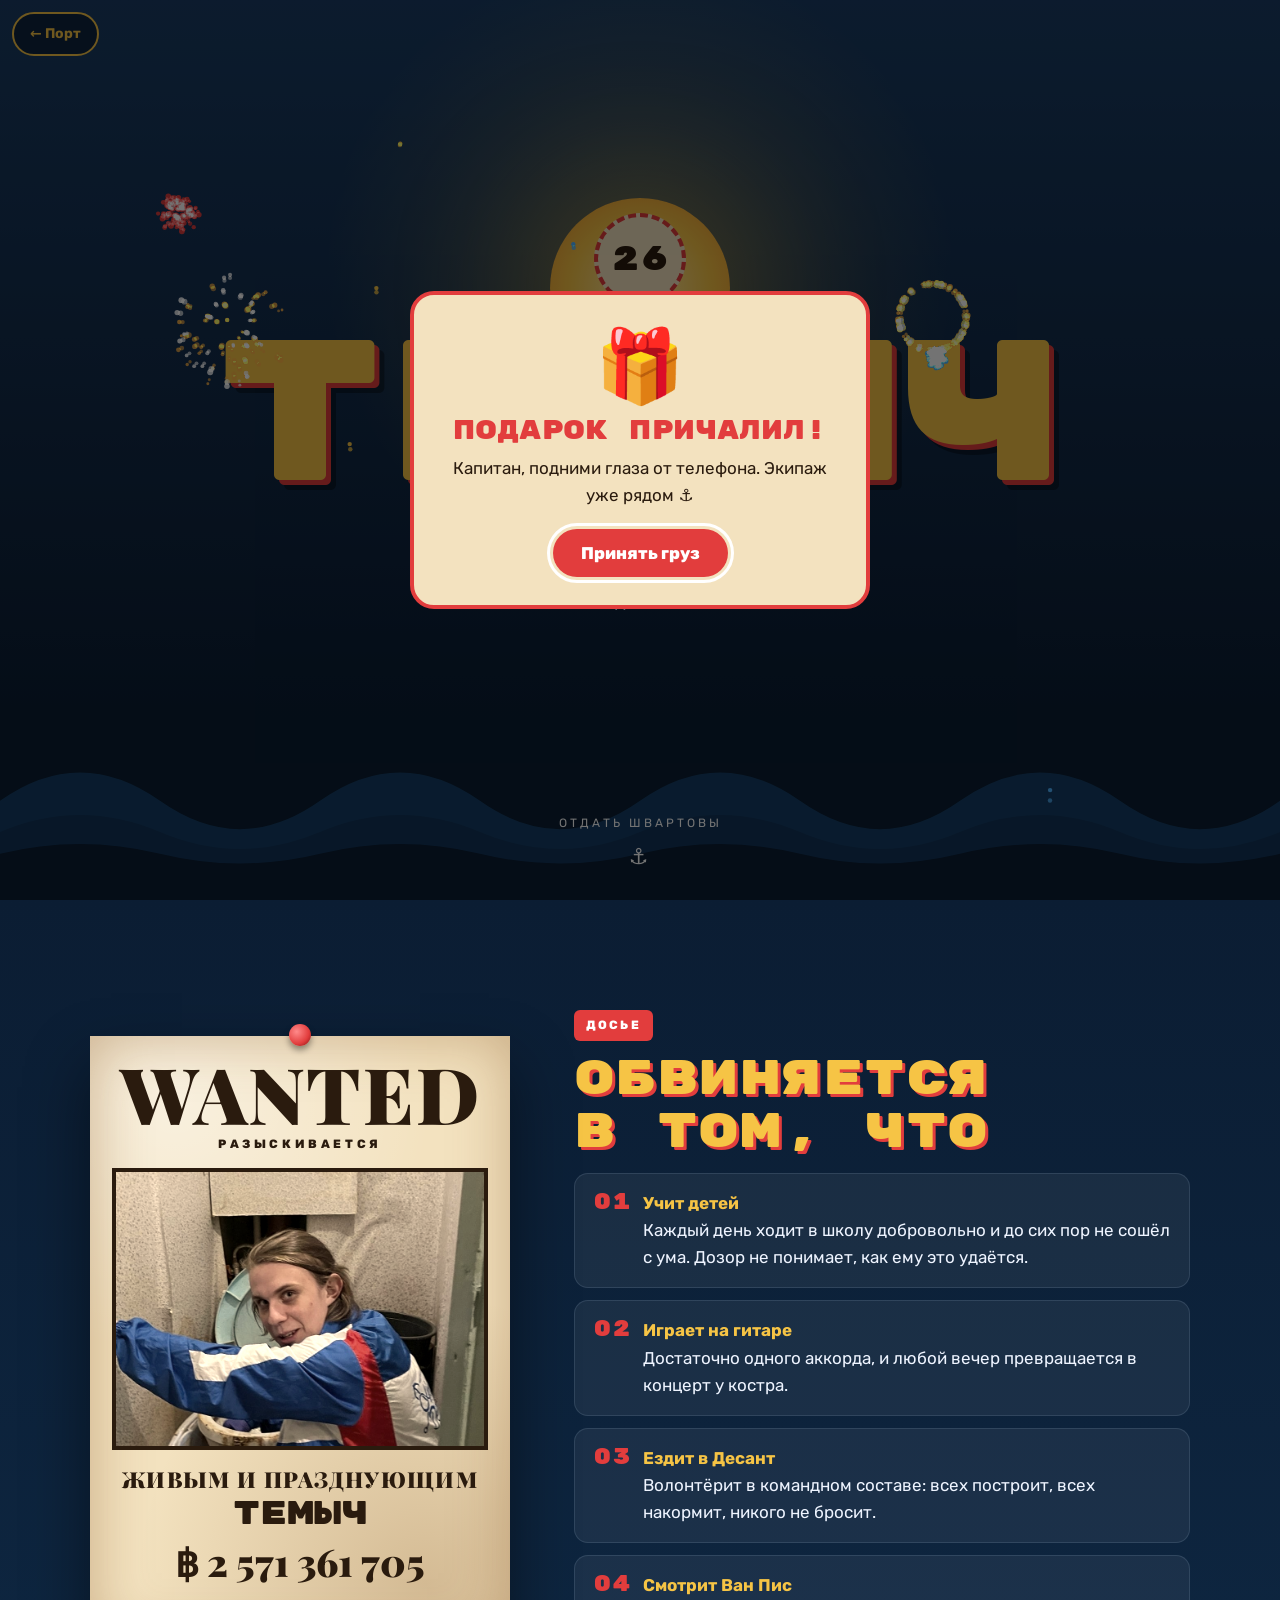
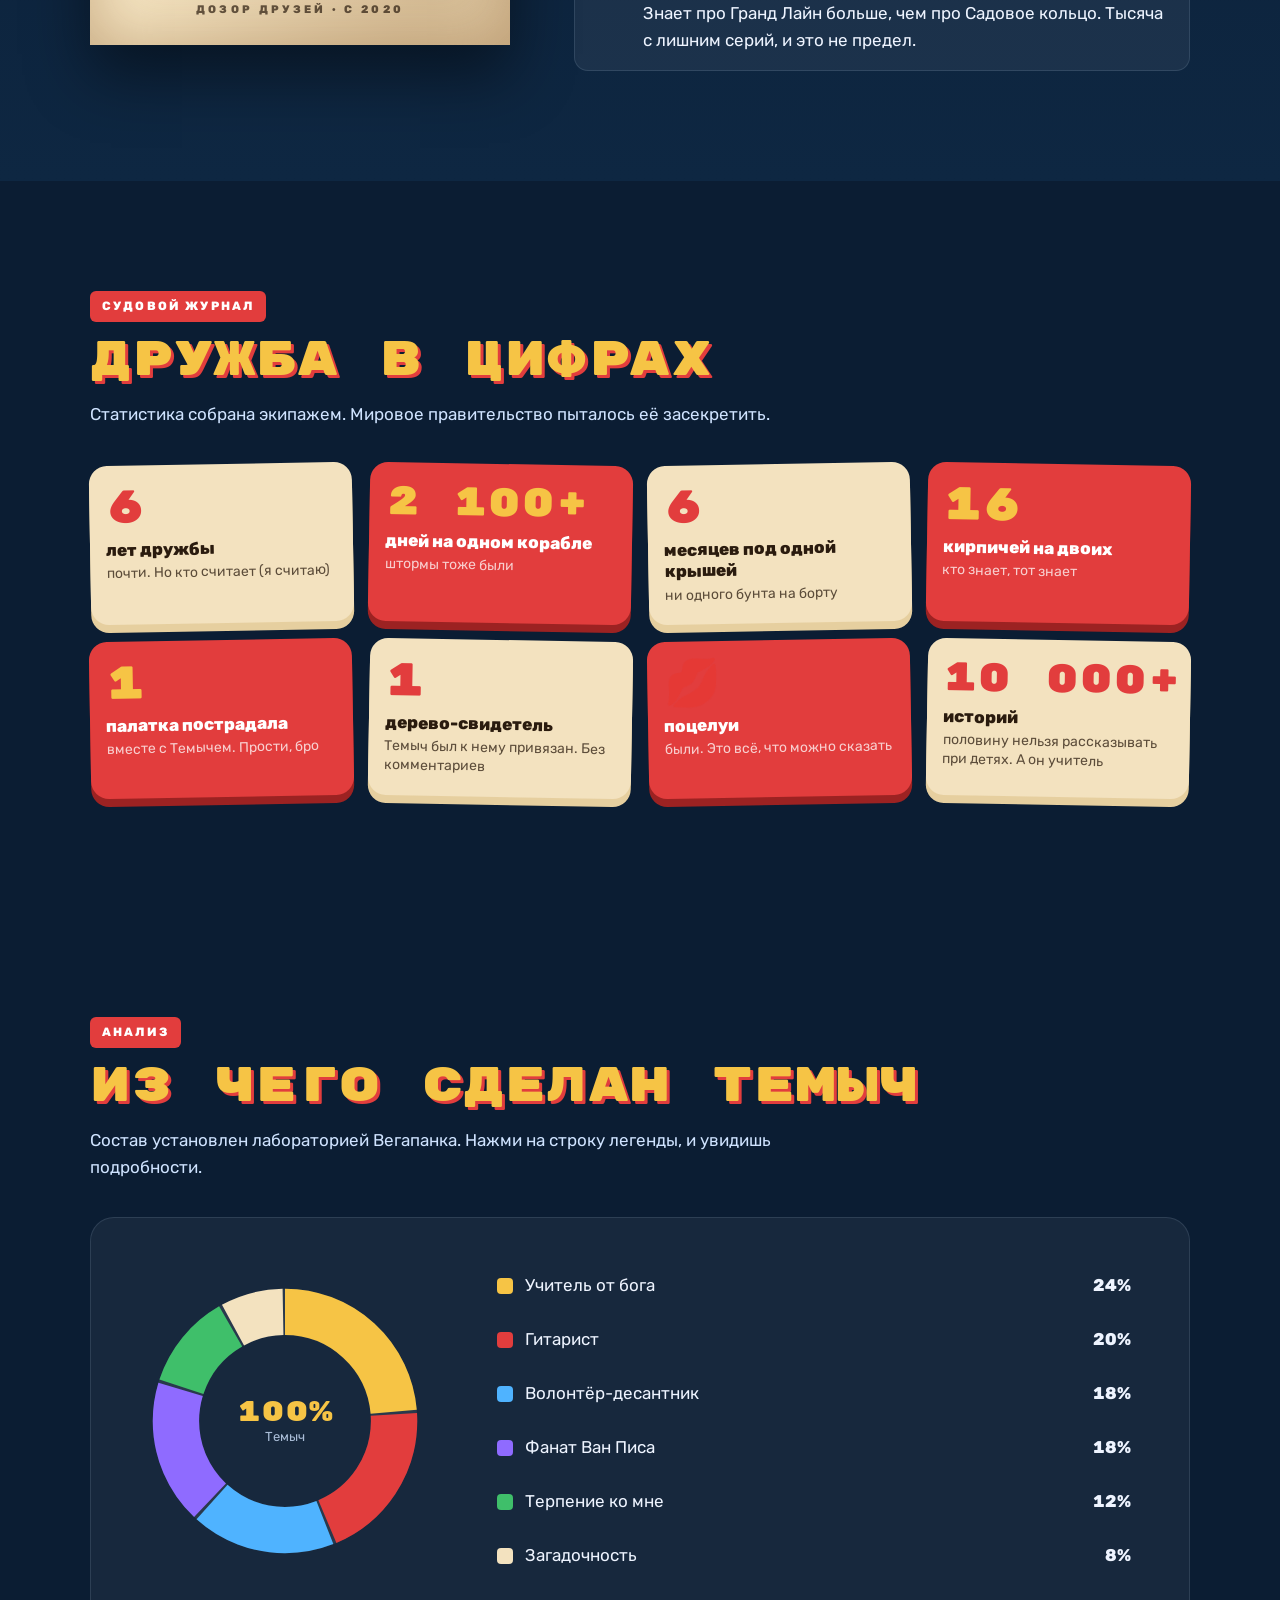
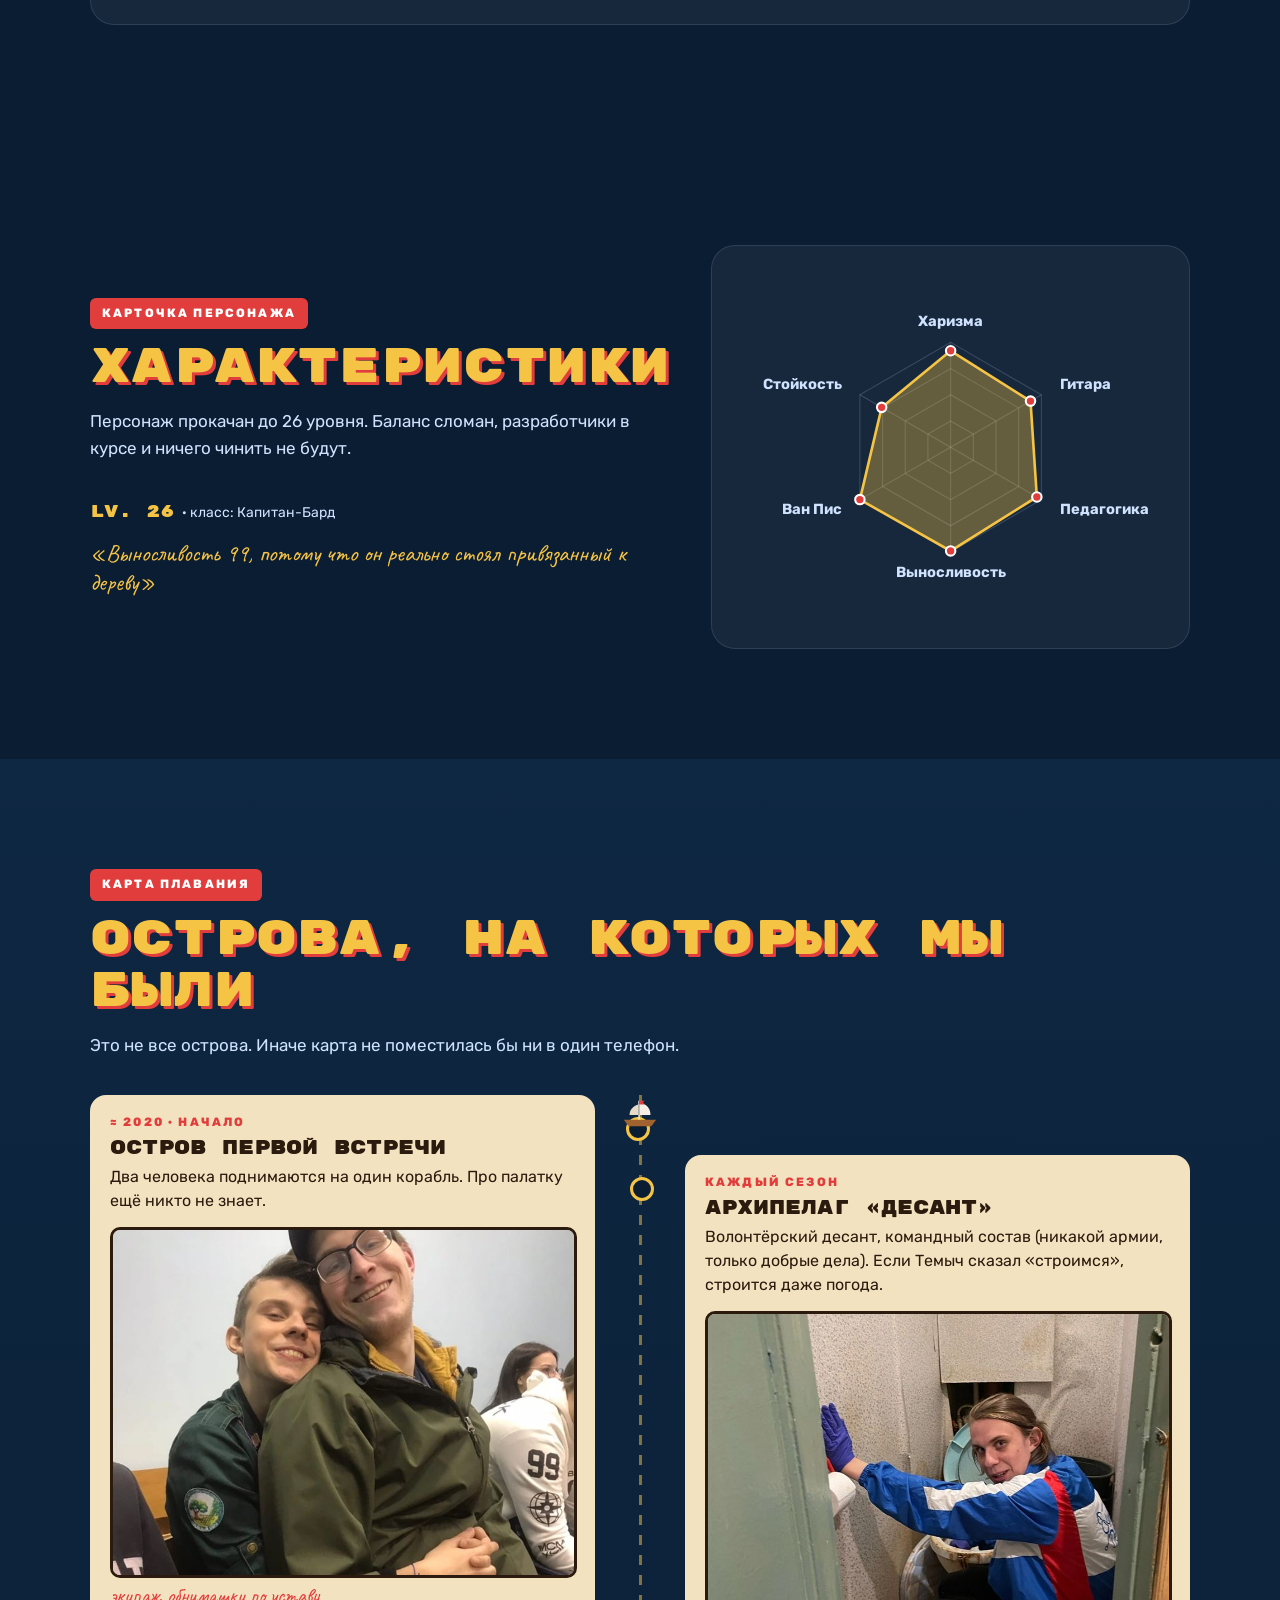
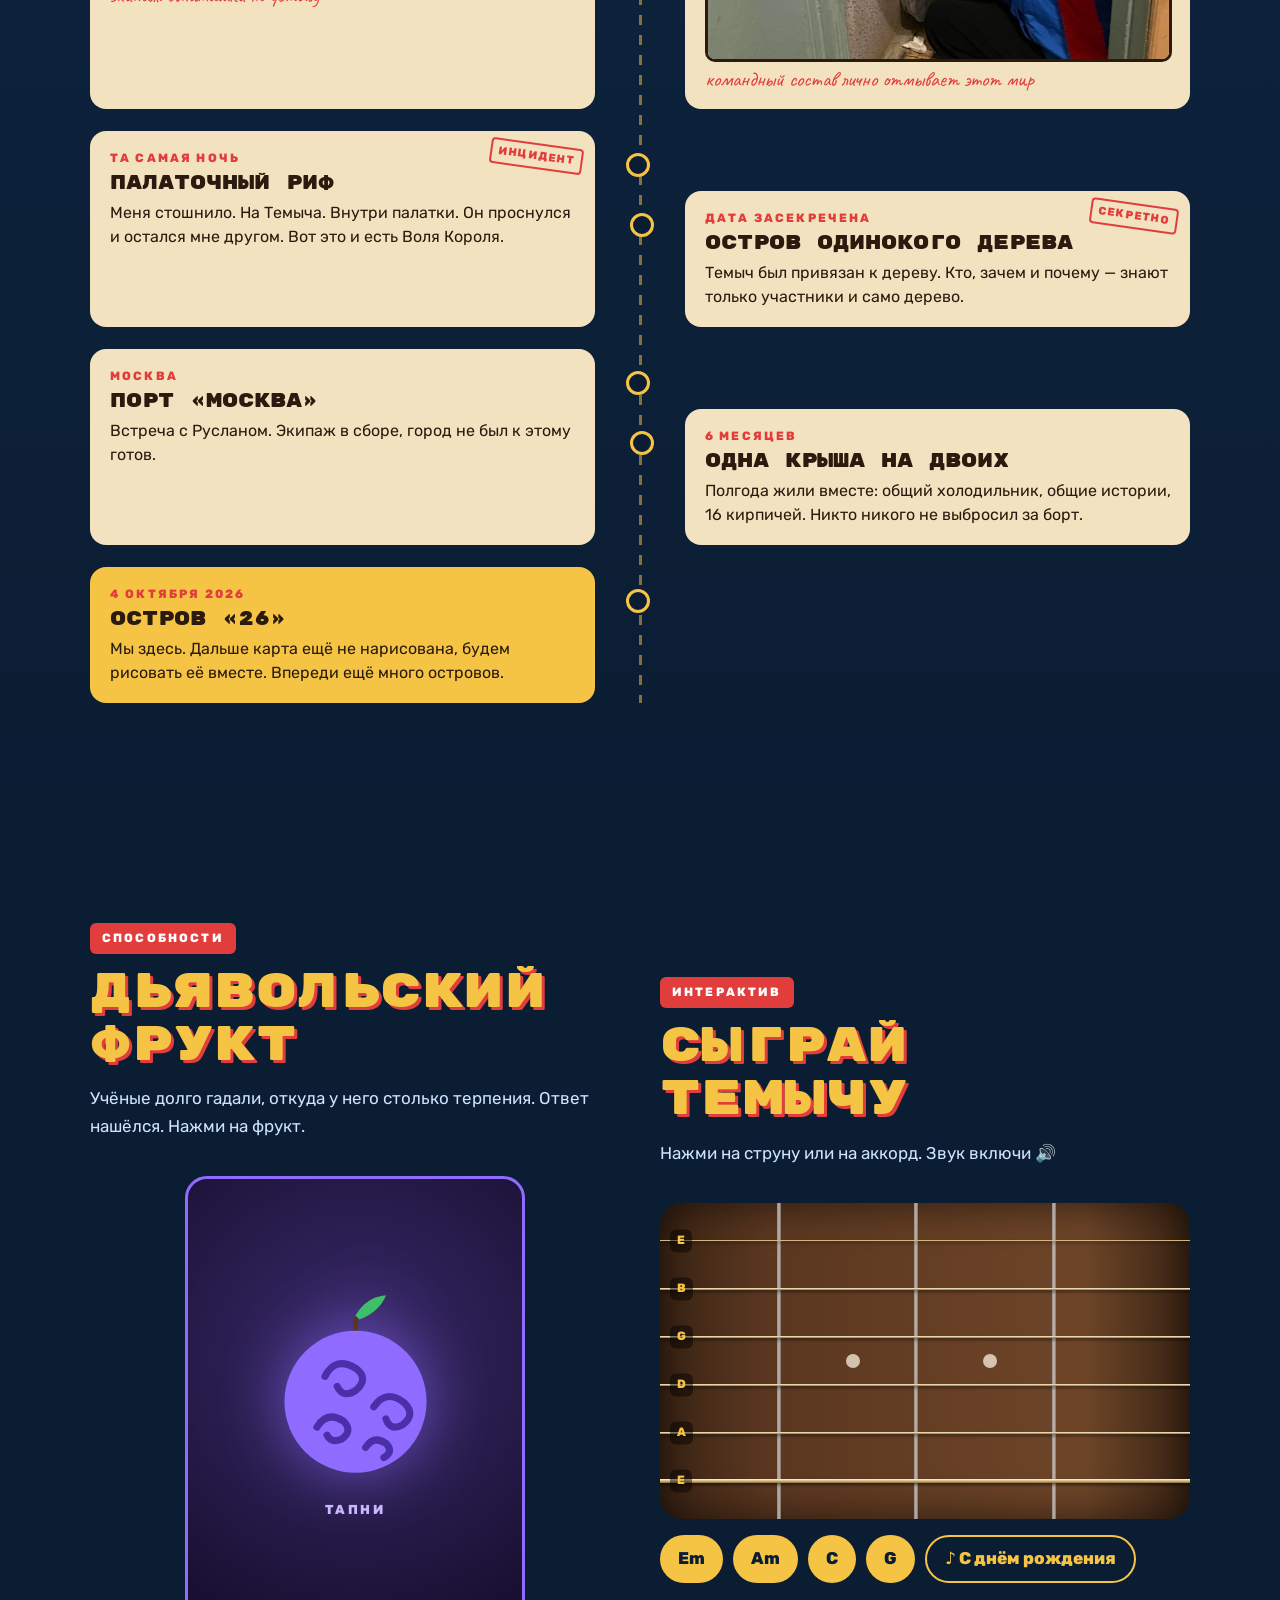
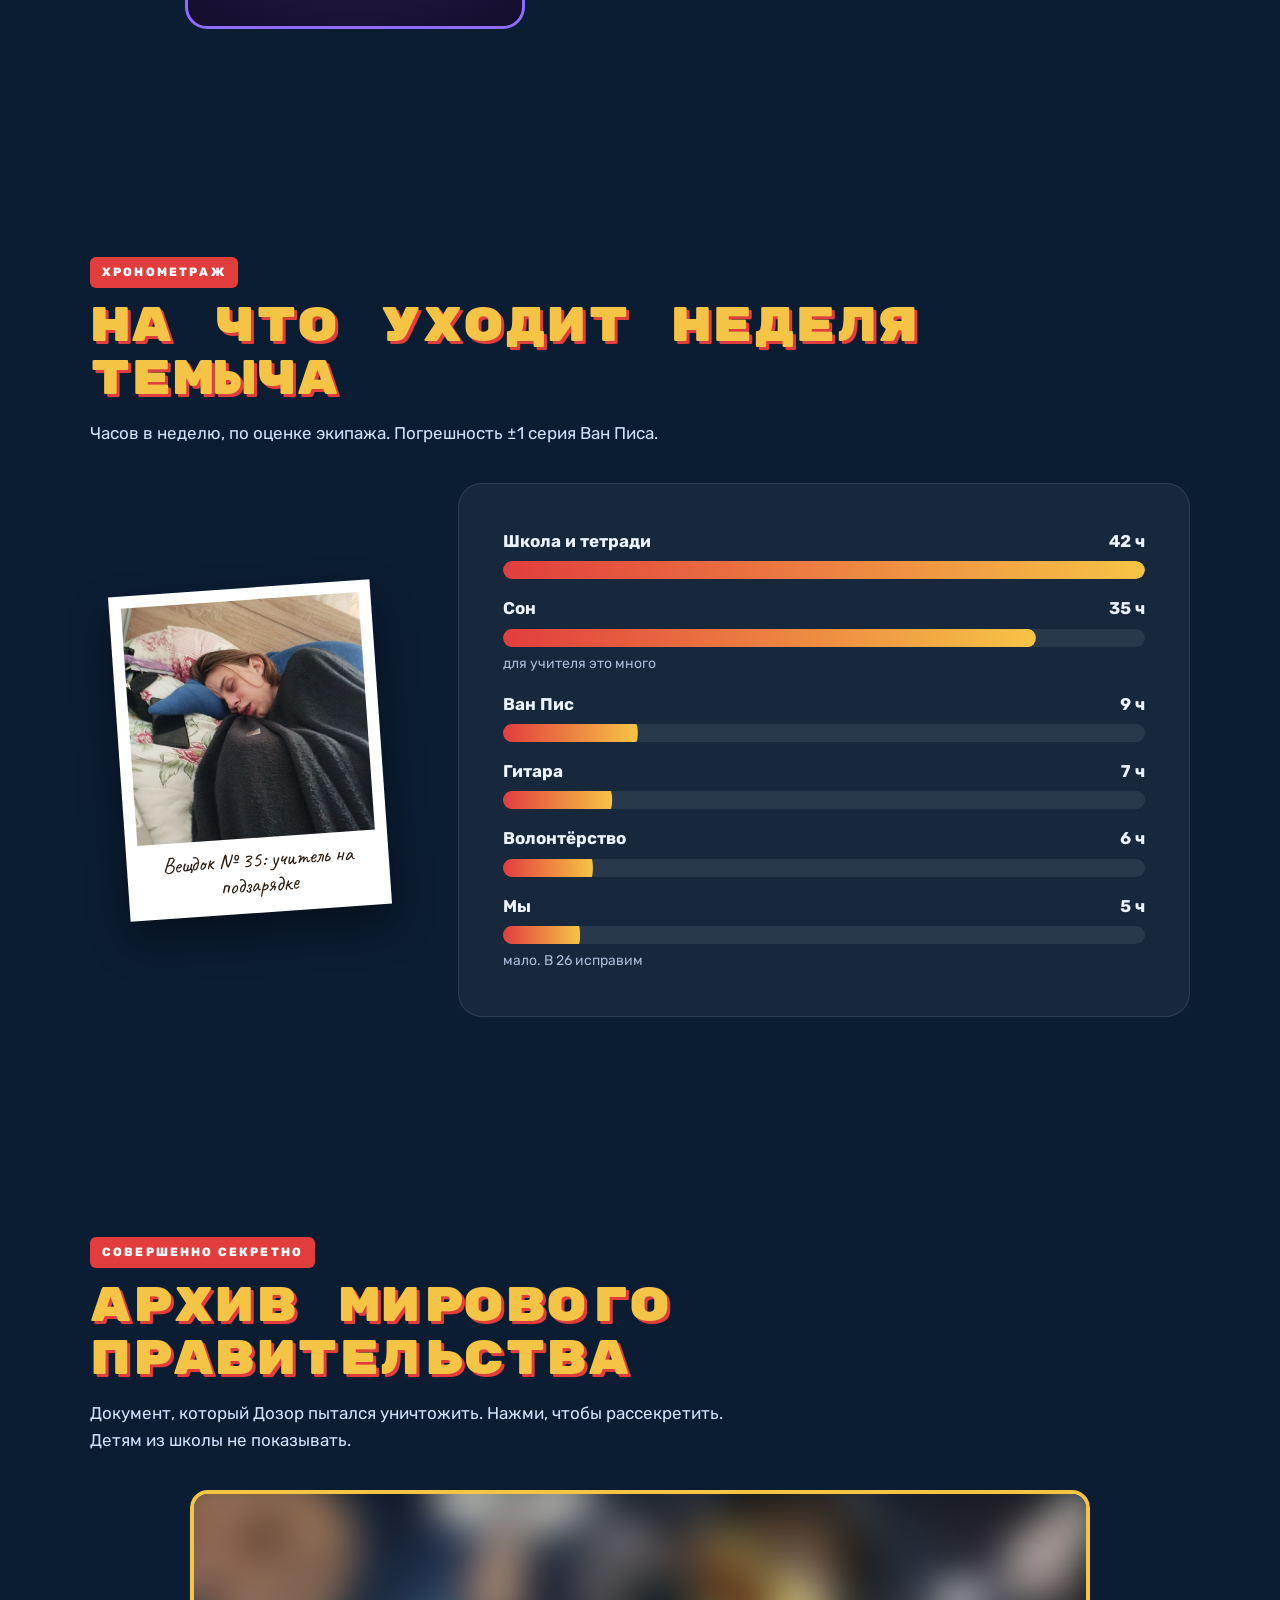
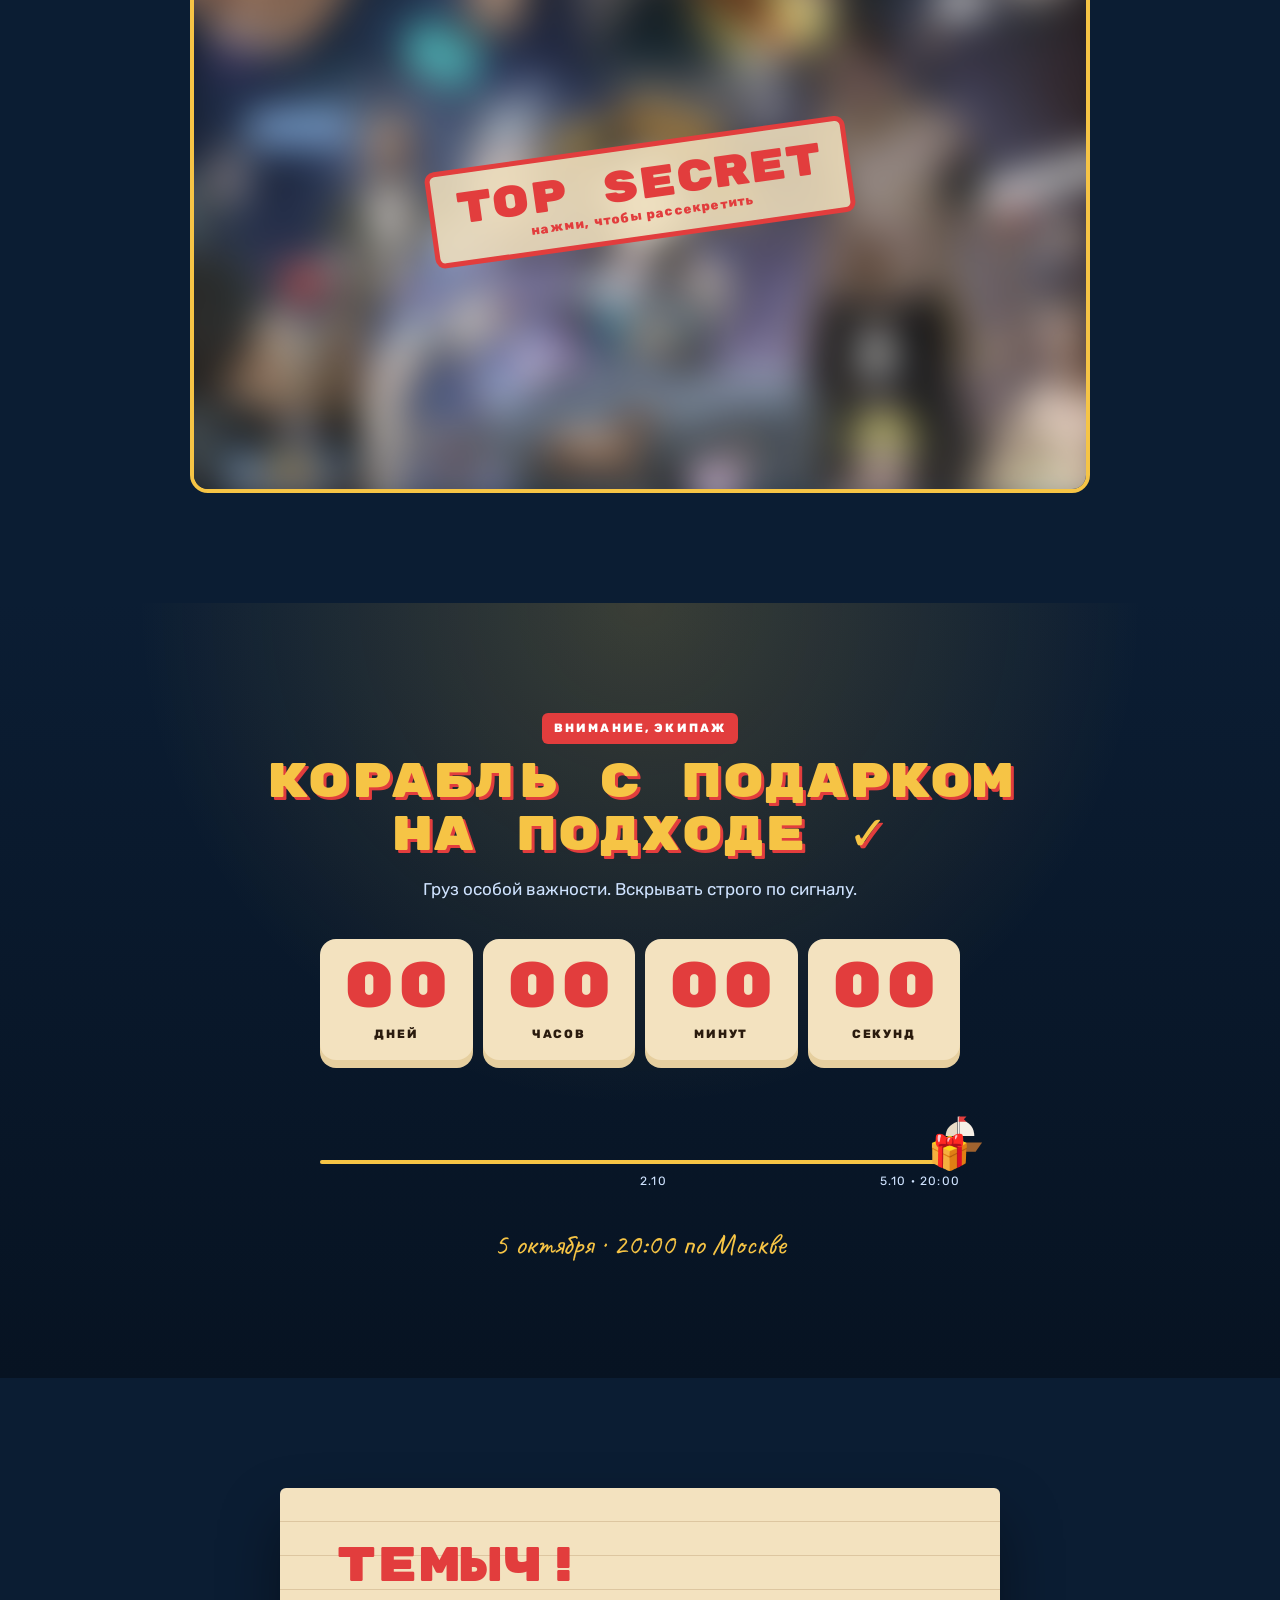
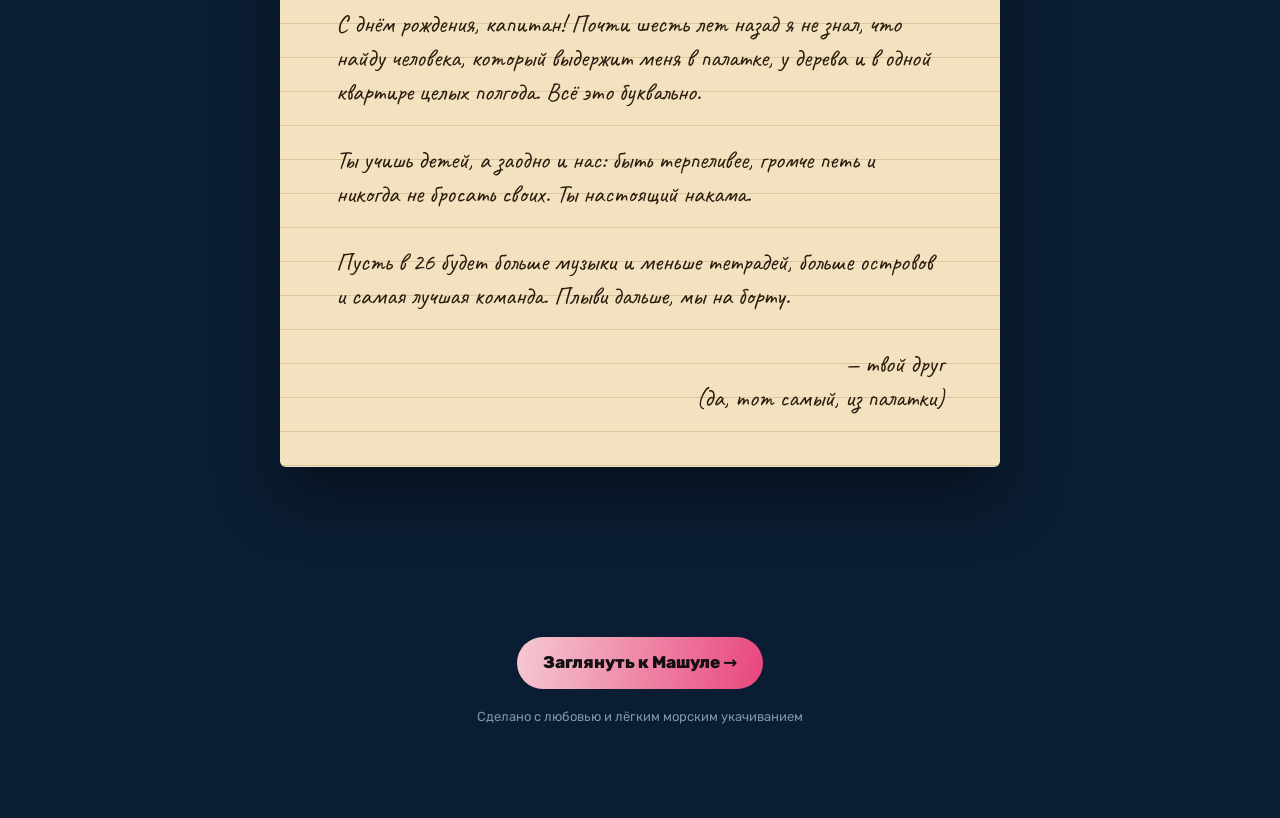
<file: temych.html>
<!doctype html>
<html lang="ru">
<head>
<meta charset="utf-8">
<meta name="viewport" content="width=device-width, initial-scale=1, viewport-fit=cover">
<title>Темыч · Гранд Лайн 26</title>
<meta name="description" content="С днём рождения, капитан!">
<meta name="theme-color" content="#0b1d33">
<link rel="icon" href="data:image/svg+xml,%3Csvg xmlns='http://www.w3.org/2000/svg' viewBox='0 0 100 100'%3E%3Ctext y='.9em' font-size='90'%3E%E2%9A%93%3C/text%3E%3C/svg%3E">
<link rel="preconnect" href="https://fonts.googleapis.com">
<link rel="preconnect" href="https://fonts.gstatic.com" crossorigin>
<link href="https://fonts.googleapis.com/css2?family=Rubik+Mono+One&family=Rubik:wght@400;600;800&family=Caveat:wght@600&family=Playfair+Display:wght@900&display=swap" rel="stylesheet">
<link rel="stylesheet" href="assets/base.css">
<link rel="stylesheet" href="assets/temych.css">
</head>
<body>
<a class="home" href="index.html" data-go>← Порт</a>

<!-- ============ HERO ============ -->
<header class="hero">
  <div class="sun" aria-hidden="true"></div>
  <div class="hero-inner wrap">
    <div class="age" aria-label="26 лет">26</div>
    <h1 aria-label="Темыч"><span>Т</span><span style="animation-delay:.08s">Е</span><span style="animation-delay:.16s">М</span><span style="animation-delay:.24s">Ы</span><span style="animation-delay:.32s">Ч</span></h1>
    <p class="sub">26 лет в открытом море. Капитан, учитель, гитарист и человек, который пережил меня в одной палатке.</p>
  </div>
  <div class="waves" aria-hidden="true">
    <svg class="w1" viewBox="0 0 1200 120" preserveAspectRatio="none"><path d="M0 50 Q75 10 150 50 T300 50 T450 50 T600 50 T750 50 T900 50 T1050 50 T1200 50 V120 H0z" fill="#1f5f99"/></svg>
    <svg class="w2" viewBox="0 0 1200 120" preserveAspectRatio="none"><path d="M0 60 Q75 30 150 60 T300 60 T450 60 T600 60 T750 60 T900 60 T1050 60 T1200 60 V120 H0z" fill="#12345a"/></svg>
    <svg class="w3" viewBox="0 0 1200 120" preserveAspectRatio="none"><path d="M0 60 Q75 35 150 60 T300 60 T450 60 T600 60 T750 60 T900 60 T1050 60 T1200 60 V120 H0z" fill="#0b1d33"/></svg>
  </div>
  <a class="scroll-hint" href="#wanted">Отдать швартовы</a>
</header>

<main>
<!-- ============ WANTED ============ -->
<section class="wanted-sec" id="wanted">
  <div class="wrap wanted-grid">
    <div class="poster reveal" role="img" aria-label="Плакат «Разыскивается»: Темыч, награда 2,6 миллиарда белли">
      <div class="w-title">WANTED</div>
      <div class="w-sub">РАЗЫСКИВАЕТСЯ</div>
      <div class="photo">
        <svg viewBox="0 0 400 300" aria-hidden="true">
          <defs><linearGradient id="sky" x1="0" y1="0" x2="0" y2="1"><stop offset="0" stop-color="#9fc2e6"/><stop offset="1" stop-color="#e6cf9f"/></linearGradient></defs>
          <rect width="400" height="300" fill="url(#sky)"/>
          <ellipse cx="200" cy="330" rx="130" ry="110" fill="#2a1b0e"/>
          <circle cx="200" cy="160" r="66" fill="#2a1b0e"/>
          <ellipse cx="200" cy="112" rx="120" ry="22" fill="#f6c445" stroke="#2a1b0e" stroke-width="4"/>
          <path d="M140 112 Q140 50 200 50 Q260 50 260 112 Z" fill="#f6c445" stroke="#2a1b0e" stroke-width="4"/>
          <rect x="140" y="92" width="120" height="16" fill="#e23d3d"/>
          <text x="200" y="230" text-anchor="middle" font-family="Rubik" font-weight="800" font-size="16" fill="#f3e2bf">фото скоро будет</text>
        </svg>
        <img src="photos/temych-wanted.jpg" alt="Темыч" style="object-position:50% 30%">
      </div>
      <div class="dead">ЖИВЫМ И ПРАЗДНУЮЩИМ</div>
      <div class="name">ТЕМЫЧ</div>
      <div class="bounty"><span aria-hidden="true">฿</span><span data-count="2600000000" data-dur="2600">2 600 000 000</span></div>
      <div class="marine">ДОЗОР ДРУЗЕЙ · С 2020</div>
    </div>

    <div>
      <span class="kicker reveal">Досье</span>
      <h2 class="reveal">Обвиняется в&nbsp;том, что</h2>
      <ul class="crimes">
        <li class="reveal"><span class="n">01</span><div><b>Учит детей</b>Каждый день ходит в школу добровольно и до сих пор не сошёл с ума. Дозор не понимает, как ему это удаётся.</div></li>
        <li class="reveal d1"><span class="n">02</span><div><b>Играет на гитаре</b>Достаточно одного аккорда, и любой вечер превращается в концерт у костра.</div></li>
        <li class="reveal d2"><span class="n">03</span><div><b>Ездит в Десант</b>Волонтёрит в командном составе: всех построит, всех накормит, никого не бросит.</div></li>
        <li class="reveal d3"><span class="n">04</span><div><b>Смотрит Ван Пис</b>Знает про Гранд Лайн больше, чем про Садовое кольцо. Тысяча с лишним серий, и это не предел.</div></li>
      </ul>
    </div>
  </div>
</section>

<!-- ============ ЦИФРЫ ============ -->
<section id="stats">
  <div class="wrap">
    <span class="kicker reveal">Судовой журнал</span>
    <h2 class="reveal">Дружба в&nbsp;цифрах</h2>
    <p class="lead reveal">Статистика собрана экипажем. Мировое правительство пыталось её засекретить.</p>
    <div class="stats">
      <div class="stat reveal"><div class="v" data-count="6">6</div><div class="l">лет дружбы</div><div class="s">почти. Но кто считает (я считаю)</div></div>
      <div class="stat dark reveal d1"><div class="v sm" data-count="2100" data-suffix="+">2 100+</div><div class="l">дней на одном корабле</div><div class="s">штормы тоже были</div></div>
      <div class="stat reveal d2"><div class="v" data-count="6">6</div><div class="l">месяцев под одной крышей</div><div class="s">ни одного бунта на борту</div></div>
      <div class="stat dark reveal d3"><div class="v" data-count="16">16</div><div class="l">кирпичей на двоих</div><div class="s">кто знает, тот знает</div></div>
      <div class="stat dark reveal"><div class="v" data-count="1">1</div><div class="l">палатка пострадала</div><div class="s">вместе с Темычем. Прости, бро</div></div>
      <div class="stat reveal d1"><div class="v" data-count="1">1</div><div class="l">дерево-свидетель</div><div class="s">Темыч был к нему привязан. Без комментариев</div></div>
      <div class="stat dark reveal d2"><div class="v">💋</div><div class="l">поцелуи</div><div class="s">были. Это всё, что можно сказать</div></div>
      <div class="stat reveal d3"><div class="v sm" data-count="10000" data-suffix="+">10 000+</div><div class="l">историй</div><div class="s">половину нельзя рассказывать при детях. А он учитель</div></div>
    </div>
  </div>
</section>

<!-- ============ СОСТАВ ============ -->
<section id="makeup">
  <div class="wrap">
    <span class="kicker reveal">Анализ</span>
    <h2 class="reveal">Из&nbsp;чего сделан Темыч</h2>
    <p class="lead reveal">Состав установлен лабораторией Вегапанка. Нажми на строку легенды, и увидишь подробности.</p>
    <div class="panel reveal" id="donut"></div>
  </div>
</section>

<!-- ============ РАДАР ============ -->
<section id="stats-rpg">
  <div class="wrap two-col">
    <div>
      <span class="kicker reveal">Карточка персонажа</span>
      <h2 class="reveal">Характеристики</h2>
      <p class="lead reveal">Персонаж прокачан до 26 уровня. Баланс сломан, разработчики в курсе и ничего чинить не будут.</p>
      <div class="lvl reveal">LV. 26 <small>· класс: Капитан-Бард</small></div>
      <p class="note reveal" style="margin-top:14px">«Выносливость 99, потому что он реально стоял привязанный к дереву»</p>
    </div>
    <div class="panel reveal" id="radar"></div>
  </div>
</section>

<!-- ============ МАРШРУТ ============ -->
<section class="route-sec" id="route">
  <div class="wrap">
    <span class="kicker reveal">Карта плавания</span>
    <h2 class="reveal">Острова, на&nbsp;которых мы были</h2>
    <p class="lead reveal">Это не все острова. Иначе карта не поместилась бы ни в один телефон.</p>
    <div class="route-box">
      <svg class="route-ship" viewBox="0 0 80 64" aria-hidden="true">
        <path d="M38 4v40" stroke="#f7efe6" stroke-width="3"/>
        <path d="M40 8c16 4 22 14 22 26H40z" fill="#f7efe6"/>
        <path d="M36 12c-12 4-18 12-18 22h18z" fill="#e8dcc6"/>
        <path d="M38 4h12l-4 4 4 4H38z" fill="#e23d3d"/>
        <path d="M6 44h68l-10 14H16z" fill="#a0632f"/>
      </svg>
      <ol class="route">
        <li class="island reveal">
          <div class="when">≈ 2020 · начало</div>
          <h3>Остров Первой Встречи</h3>
          <p>Два человека поднимаются на один корабль. Про палатку ещё никто не знает.</p>
          <figure class="evidence"><img src="photos/temych-crew.jpg" alt="Обнимашки экипажа" loading="lazy" style="object-position:50% 25%"><figcaption>экипаж. обнимашки по уставу</figcaption></figure>
        </li>
        <li class="island reveal">
          <div class="when">каждый сезон</div>
          <h3>Архипелаг «Десант»</h3>
          <p>Волонтёрский десант, командный состав (никакой армии, только добрые дела). Если Темыч сказал «строимся», строится даже погода.</p>
          <figure class="evidence"><img src="photos/temych-desant.jpg" alt="Темыч в волонтёрской куртке за уборкой" loading="lazy" style="object-position:50% 55%"><figcaption>командный состав лично отмывает этот мир</figcaption></figure>
        </li>
        <li class="island reveal">
          <span class="stamp">ИНЦИДЕНТ</span>
          <div class="when">та самая ночь</div>
          <h3>Палаточный риф</h3>
          <p>Меня стошнило. На Темыча. Внутри палатки. Он проснулся и остался мне другом. Вот это и есть Воля Короля.</p>
        </li>
        <li class="island reveal">
          <span class="stamp">СЕКРЕТНО</span>
          <div class="when">дата засекречена</div>
          <h3>Остров Одинокого Дерева</h3>
          <p>Темыч был привязан к дереву. Кто, зачем и почему — знают только участники и само дерево.</p>
        </li>
        <li class="island reveal">
          <div class="when">Москва</div>
          <h3>Порт «Москва»</h3>
          <p>Встреча с Русланом. Экипаж в сборе, город не был к этому готов.</p>
        </li>
        <li class="island reveal">
          <div class="when">6 месяцев</div>
          <h3>Одна крыша на двоих</h3>
          <p>Полгода жили вместе: общий холодильник, общие истории, 16 кирпичей. Никто никого не выбросил за борт.</p>
        </li>
        <li class="island last reveal">
          <div class="when">4 октября 2026</div>
          <h3>Остров «26»</h3>
          <p>Мы здесь. Дальше карта ещё не нарисована, будем рисовать её вместе. Впереди ещё много островов.</p>
        </li>
      </ol>
    </div>
  </div>
</section>

<!-- ============ ФРУКТ + ГИТАРА ============ -->
<section id="powers">
  <div class="wrap two-col">
    <div>
      <span class="kicker reveal">Способности</span>
      <h2 class="reveal">Дьявольский фрукт</h2>
      <p class="lead reveal">Учёные долго гадали, откуда у него столько терпения. Ответ нашёлся. Нажми на фрукт.</p>
      <div class="fruit-wrap reveal">
        <button class="fruit" id="fruit" type="button" aria-label="Перевернуть карточку фрукта" aria-pressed="false">
          <div class="face front">
            <svg viewBox="0 0 200 200" aria-hidden="true">
              <path d="M100 30 q10 -18 30 -20 q-6 16 -26 24" fill="#3fbf6a"/>
              <path d="M100 34 v14" stroke="#5b3720" stroke-width="5" stroke-linecap="round"/>
              <circle cx="100" cy="115" r="70" fill="#8f6bff"/>
              <g fill="none" stroke="#4b2fa8" stroke-width="7" stroke-linecap="round">
                <path d="M70 90 q10 -20 30 -8 q14 10 0 22 q-12 8 -18 -4"/>
                <path d="M118 120 q12 -18 30 -4 q12 12 -2 22 q-12 6 -16 -6"/>
                <path d="M62 140 q10 -16 26 -6 q10 10 -2 18 q-10 4 -14 -4"/>
                <path d="M110 160 q8 -12 20 -4 q8 8 -2 14"/>
              </g>
            </svg>
            <div class="tap">Тапни</div>
          </div>
          <div class="face back">
            <h3>Гитар-Гитар но&nbsp;Ми</h3>
            <p><b>Тип:</b> Парамеция, редчайший.<br><b>Сила:</b> одним аккордом превращает любую палатку, кухню или электричку в концерт. Ещё объясняет дробь даже тем, кто спит на уроке.</p>
            <p><b>Слабости:</b> морская вода, проверка тетрадей и филлерные арки.</p>
          </div>
        </button>
      </div>
    </div>

    <div>
      <span class="kicker reveal">Интерактив</span>
      <h2 class="reveal">Сыграй Темычу</h2>
      <p class="lead reveal">Нажми на струну или на аккорд. Звук включи 🔊</p>
      <div class="guitar reveal" id="guitar" role="group" aria-label="Гитарные струны">
        <span class="fret" style="left:22%" aria-hidden="true"></span>
        <span class="fret" style="left:48%" aria-hidden="true"></span>
        <span class="fret" style="left:74%" aria-hidden="true"></span>
        <span class="dot" style="left:35%" aria-hidden="true"></span>
        <span class="dot" style="left:61%" aria-hidden="true"></span>
      </div>
      <div class="chords reveal">
        <button class="chip" type="button" data-chord="Em">Em</button>
        <button class="chip" type="button" data-chord="Am">Am</button>
        <button class="chip" type="button" data-chord="C">C</button>
        <button class="chip" type="button" data-chord="G">G</button>
        <button class="chip ghost" type="button" id="hb">♪ С днём рождения</button>
      </div>
    </div>
  </div>
</section>

<!-- ============ НЕДЕЛЯ ============ -->
<section id="week">
  <div class="wrap">
    <span class="kicker reveal">Хронометраж</span>
    <h2 class="reveal">На&nbsp;что уходит неделя Темыча</h2>
    <p class="lead reveal">Часов в неделю, по оценке экипажа. Погрешность ±1 серия Ван Писа.</p>
    <div class="week-grid">
    <figure class="polaroid reveal">
      <img src="photos/temych-sleep.jpg" alt="Темыч спит" loading="lazy" style="object-position:50% 30%">
      <figcaption>Вещдок № 35: учитель на подзарядке</figcaption>
    </figure>
    <div class="panel reveal">
      <div class="bars">
        <div class="bar-row"><div class="bar-head"><span>Школа и тетради</span><span>42 ч</span></div><div class="bar-track"><div class="bar-fill" style="--v:1"></div></div></div>
        <div class="bar-row"><div class="bar-head"><span>Сон</span><span>35 ч</span></div><div class="bar-track"><div class="bar-fill" style="--v:.83"></div></div><small>для учителя это много</small></div>
        <div class="bar-row"><div class="bar-head"><span>Ван Пис</span><span>9 ч</span></div><div class="bar-track"><div class="bar-fill" style="--v:.21"></div></div></div>
        <div class="bar-row"><div class="bar-head"><span>Гитара</span><span>7 ч</span></div><div class="bar-track"><div class="bar-fill" style="--v:.17"></div></div></div>
        <div class="bar-row"><div class="bar-head"><span>Волонтёрство</span><span>6 ч</span></div><div class="bar-track"><div class="bar-fill" style="--v:.14"></div></div></div>
        <div class="bar-row"><div class="bar-head"><span>Мы</span><span>5 ч</span></div><div class="bar-track"><div class="bar-fill" style="--v:.12"></div></div><small>мало. В 26 исправим</small></div>
      </div>
    </div>
    </div>
  </div>
</section>

<!-- ============ АРХИВ ============ -->
<section id="archive">
  <div class="wrap">
    <span class="kicker reveal">Совершенно секретно</span>
    <h2 class="reveal">Архив Мирового правительства</h2>
    <p class="lead reveal">Документ, который Дозор пытался уничтожить. Нажми, чтобы рассекретить. Детям из школы не показывать.</p>
    <button class="archive reveal" id="archive-btn" type="button" aria-label="Рассекретить архивное фото">
      <img src="photos/temych-archive.jpg" alt="Мемный коллаж экипажа" loading="lazy">
      <span class="seal">TOP SECRET<small>нажми, чтобы рассекретить</small></span>
    </button>
  </div>
</section>

<!-- ============ ТАЙМЕР ============ -->
<section class="cd-sec" id="countdown">
  <div class="wrap">
    <span class="kicker reveal">Внимание, экипаж</span>
    <h2 class="reveal">Корабль с&nbsp;подарком на&nbsp;подходе</h2>
    <p class="lead reveal">Груз особой важности. Вскрывать строго по сигналу.</p>
    <div class="cd reveal" id="cd" role="timer" aria-label="До подарка">
      <div class="cd-cell"><span class="cd-num" data-cd="d">00</span><span class="cd-lbl">дней</span></div>
      <div class="cd-cell"><span class="cd-num" data-cd="h">00</span><span class="cd-lbl">часов</span></div>
      <div class="cd-cell"><span class="cd-num" data-cd="m">00</span><span class="cd-lbl">минут</span></div>
      <div class="cd-cell"><span class="cd-num" data-cd="s">00</span><span class="cd-lbl">секунд</span></div>
    </div>
    <div class="voyage reveal" data-progress aria-hidden="true">
      <div class="line"></div>
      <div class="boat">
        <svg viewBox="0 0 80 64">
          <path d="M38 4v40" stroke="#f7efe6" stroke-width="3"/>
          <path d="M40 8c16 4 22 14 22 26H40z" fill="#f7efe6"/>
          <path d="M36 12c-12 4-18 12-18 22h18z" fill="#e8dcc6"/>
          <path d="M38 4h12l-4 4 4 4H38z" fill="#e23d3d"/>
          <path d="M6 44h68l-10 14H16z" fill="#a0632f"/>
        </svg>
      </div>
      <span class="isle">🎁</span>
      <span class="from">2.10</span><span class="to">5.10 · 20:00</span>
    </div>
    <p class="when-big reveal">5 октября · 20:00 по Москве</p>
  </div>
</section>

<!-- ============ ПИСЬМО ============ -->
<section id="letter">
  <div class="wrap">
    <article class="letter reveal">
      <h2>Темыч!</h2>
      <p>С днём рождения, капитан! Почти шесть лет назад я не знал, что найду человека, который выдержит меня в палатке, у дерева и в одной квартире целых полгода. Всё это буквально.</p>
      <p>Ты учишь детей, а заодно и нас: быть терпеливее, громче петь и никогда не бросать своих. Ты настоящий накама.</p>
      <p>Пусть в 26 будет больше музыки и меньше тетрадей, больше островов и самая лучшая команда. Плыви дальше, мы на борту.</p>
      <p>— твой друг<br>(да, тот самый, из палатки)</p>
    </article>
  </div>
</section>
</main>

<footer class="footer">
  <a class="to-masha" href="masha.html" data-go>Заглянуть к Машуле →</a>
  <small>Сделано с любовью и лёгким морским укачиванием</small>
</footer>

<!-- Подарок -->
<div class="gift-modal" id="gift" hidden role="dialog" aria-modal="true" aria-labelledby="gift-title">
  <div class="gift-card">
    <div class="big">🎁</div>
    <h3 id="gift-title">ПОДАРОК ПРИЧАЛИЛ!</h3>
    <p>Капитан, подними глаза от телефона. Экипаж уже рядом ⚓</p>
    <button type="button" data-close>Принять груз</button>
  </div>
</div>

<script src="assets/common.js"></script>
<script>
(function () {
  // Состав
  Gift.donut(document.getElementById('donut'), [
    { label: 'Учитель от бога', value: 24, color: '#f6c445', note: 'терпение уровня «Ёнко»' },
    { label: 'Гитарист', value: 20, color: '#e23d3d', note: 'аккорды вместо слов' },
    { label: 'Волонтёр-десантник', value: 18, color: '#4fb3ff', note: 'командный состав' },
    { label: 'Фанат Ван Писа', value: 18, color: '#8f6bff', note: 'One Piece реален' },
    { label: 'Терпение ко мне', value: 12, color: '#3fbf6a', note: 'после палатки — святое' },
    { label: 'Загадочность', value: 8, color: '#f3e2bf', note: 'привет, дерево' }
  ], { centerTop: '100%', centerBottom: 'Темыч', label: 'Из чего сделан Темыч' });

  // Радар
  Gift.radar(document.getElementById('radar'), [
    { label: 'Харизма', value: 92 },
    { label: 'Гитара', value: 88 },
    { label: 'Педагогика', value: 95 },
    { label: 'Выносливость', value: 99 },
    { label: 'Ван Пис', value: 100 },
    { label: 'Стойкость', value: 76 }
  ], { label: 'Характеристики Темыча' });

  // Фрукт
  var fruit = document.getElementById('fruit');
  fruit.addEventListener('click', function () {
    var on = fruit.classList.toggle('flipped');
    fruit.setAttribute('aria-pressed', on);
  });

  // Архив
  var arch = document.getElementById('archive-btn');
  arch.addEventListener('click', function () { arch.classList.toggle('open'); });

  // Кораблик по маршруту
  var box = document.querySelector('.route-box');
  var ship = document.querySelector('.route-ship');
  var ticking = false;
  function moveShip() {
    ticking = false;
    var r = box.getBoundingClientRect();
    var h = r.height - 40;
    var p = (innerHeight * 0.55 - r.top) / h;
    p = Math.max(0, Math.min(1, p));
    ship.style.transform = 'translateY(' + (p * h) + 'px) rotate(' + Math.sin(p * 30) * 6 + 'deg)';
  }
  addEventListener('scroll', function () {
    if (!ticking) { ticking = true; requestAnimationFrame(moveShip); }
  }, { passive: true });
  moveShip();

  // Гитара (синтез Карплуса — Стронга)
  var AC = null, cache = {};
  function ctx() {
    // iPhone в беззвучном режиме глушит Web Audio без этого
    if (navigator.audioSession) { try { navigator.audioSession.type = 'playback'; } catch (e) {} }
    if (!AC) AC = new (window.AudioContext || window.webkitAudioContext)();
    if (AC.state === 'suspended') AC.resume();
    return AC;
  }
  function pluck(freq, when, vol) {
    var c = ctx(), sr = c.sampleRate;
    var buf = cache[freq];
    if (!buf) {
      var len = Math.floor(sr * 2.2);
      buf = c.createBuffer(1, len, sr);
      var d = buf.getChannelData(0), N = Math.round(sr / freq), ring = new Float32Array(N), idx = 0;
      for (var i = 0; i < N; i++) ring[i] = Math.random() * 2 - 1;
      for (var j = 0; j < len; j++) {
        var nx = (idx + 1) % N, v = ring[idx];
        d[j] = v;
        ring[idx] = 0.996 * 0.5 * (v + ring[nx]);
        idx = nx;
      }
      cache[freq] = buf;
    }
    var src = c.createBufferSource(), g = c.createGain();
    src.buffer = buf; g.gain.value = vol || 0.45;
    src.connect(g); g.connect(c.destination);
    src.start(c.currentTime + (when || 0));
  }

  var STR = [
    { n: 'E', f: 329.63, t: 1 }, { n: 'B', f: 246.94, t: 1.3 }, { n: 'G', f: 196.0, t: 1.7 },
    { n: 'D', f: 146.83, t: 2.2 }, { n: 'A', f: 110.0, t: 2.7 }, { n: 'E', f: 82.41, t: 3.2 }
  ];
  var guitar = document.getElementById('guitar');
  var strings = STR.map(function (s, i) {
    var b = document.createElement('button');
    b.type = 'button'; b.className = 'string';
    b.style.setProperty('--t', s.t + 'px');
    b.setAttribute('aria-label', 'Струна ' + (i + 1) + ', ' + s.n);
    b.innerHTML = '<span>' + s.n + '</span>';
    b.addEventListener('click', function () { play(i, s.f); });
    guitar.appendChild(b);
    return b;
  });
  function shake(i) {
    var b = strings[i];
    b.classList.remove('pluck'); void b.offsetWidth; b.classList.add('pluck');
  }
  function play(i, f) { pluck(f); shake(i); }

  // аккорды: частоты снизу вверх (6-я → 1-я), null — струна не звучит
  var CH = {
    Em: [82.41, 123.47, 164.81, 196.0, 246.94, 329.63],
    Am: [null, 110.0, 164.81, 220.0, 261.63, 329.63],
    C:  [null, 130.81, 164.81, 196.0, 261.63, 329.63],
    G:  [98.0, 123.47, 146.83, 196.0, 246.94, 392.0]
  };
  document.querySelectorAll('[data-chord]').forEach(function (btn) {
    btn.addEventListener('click', function () {
      CH[btn.dataset.chord].forEach(function (f, k) {
        if (!f) return;
        pluck(f, k * 0.035, 0.32);
        setTimeout(function () { shake(5 - k); }, k * 35);
      });
    });
  });

  // «С днём рождения тебя»
  var G4 = 392, A4 = 440, B4 = 493.88, C5 = 523.25, D5 = 587.33, E5 = 659.25, F5 = 698.46, G5 = 783.99;
  var song = [
    [G4,.75],[G4,.25],[A4,1],[G4,1],[C5,1],[B4,2],
    [G4,.75],[G4,.25],[A4,1],[G4,1],[D5,1],[C5,2],
    [G4,.75],[G4,.25],[G5,1],[E5,1],[C5,1],[B4,1],[A4,2],
    [F5,.75],[F5,.25],[E5,1],[C5,1],[D5,1],[C5,2.5]
  ];
  var hb = document.getElementById('hb'), playing = false;
  hb.addEventListener('click', function () {
    if (playing) return;
    playing = true; hb.disabled = true;
    var t = 0, beat = 0.42;
    song.forEach(function (n, k) {
      pluck(n[0], t, 0.5);
      setTimeout(function () { shake(k % 6); }, t * 1000);
      t += n[1] * beat;
    });
    setTimeout(function () { playing = false; hb.disabled = false; }, t * 1000 + 300);
  });

  // Таймер
  Gift.countdown(document.getElementById('cd'), {
    colors: ['#f6c445', '#e23d3d', '#ffffff', '#4fb3ff', '#ffb347']
  });
})();
</script>
</body>
</html>
</file>
<file: assets/base.css>
/* Общая база: сброс, появление, диаграммы, модалка подарка, фейерверк */
* { box-sizing: border-box; margin: 0; padding: 0; }
html { scroll-behavior: smooth; -webkit-text-size-adjust: 100%; }
body {
  min-height: 100vh;
  line-height: 1.6;
  font-size: 17px;
  overflow-x: hidden;
  -webkit-tap-highlight-color: transparent;
  transition: opacity .35s ease;
}
body.leaving { opacity: 0; }
img, svg { display: block; max-width: 100%; }
button { font: inherit; color: inherit; cursor: pointer; background: none; border: 0; }
a { color: inherit; }
:focus-visible { outline: 3px solid currentColor; outline-offset: 3px; }

.wrap { width: min(1100px, 100% - 32px); margin-inline: auto; }
section { padding: 72px 0; position: relative; }
@media (min-width: 769px) { section { padding: 110px 0; } }

/* Появление */
.reveal { opacity: 0; transform: translateY(36px); transition: opacity .8s cubic-bezier(.2,.8,.2,1), transform .8s cubic-bezier(.2,.8,.2,1); }
.reveal.in { opacity: 1; transform: none; }
.reveal.d1 { transition-delay: .1s; } .reveal.d2 { transition-delay: .2s; } .reveal.d3 { transition-delay: .3s; }

/* Кнопка «назад» */
.home {
  position: fixed; z-index: 50;
  top: max(12px, env(safe-area-inset-top)); left: 12px;
  display: inline-flex; align-items: center; gap: 6px;
  min-height: 44px; padding: 0 16px; border-radius: 999px;
  font-size: 14px; font-weight: 700; text-decoration: none;
  backdrop-filter: blur(8px); -webkit-backdrop-filter: blur(8px);
  transition: transform .2s;
}
.home:active { transform: scale(.95); }

/* Кольцевая диаграмма */
.donut { display: grid; gap: 28px; align-items: center; }
@media (min-width: 769px) { .donut { grid-template-columns: 300px 1fr; gap: 48px; } }
.donut-chart { position: relative; width: min(300px, 80vw); margin-inline: auto; }
.donut-seg { transition: stroke-dasharray 1.2s cubic-bezier(.2,.8,.2,1), opacity .3s; }
.donut-seg.dim { opacity: .18; }
.donut-center {
  position: absolute; inset: 0; display: grid; place-content: center; text-align: center;
  padding: 0 70px; line-height: 1.15;
}
.donut-center b { font-size: 34px; }
.donut-center span { font-size: 13px; opacity: .8; }
.legend { list-style: none; display: grid; gap: 6px; }
.legend button {
  width: 100%; min-height: 48px; display: flex; align-items: center; gap: 12px;
  padding: 8px 14px; border-radius: 12px; text-align: left;
  transition: background .2s, transform .2s;
}
.legend button:active { transform: scale(.98); }
.legend i { width: 16px; height: 16px; border-radius: 4px; flex: none; }
.legend .lg-label { flex: 1; }
.legend .lg-val { font-variant-numeric: tabular-nums; font-weight: 800; }

/* Радар */
.radar { width: min(460px, 100%); margin-inline: auto; overflow: visible; padding: 0 6px; }
.radar-data { transform: scale(0); transition: transform 1.2s cubic-bezier(.3,1.5,.5,1); }
.radar.in .radar-data { transform: scale(1); }
.radar-label { font-size: 14px; font-weight: 700; }

/* Горизонтальные бары */
.bars { display: grid; gap: 16px; }
.bar-row { display: grid; gap: 6px; }
.bar-head { display: flex; justify-content: space-between; gap: 12px; font-weight: 700; }
.bar-head span:last-child { font-variant-numeric: tabular-nums; }
.bar-track { height: 18px; border-radius: 999px; overflow: hidden; }
.bar-fill {
  height: 100%; border-radius: inherit;
  transform: scaleX(0); transform-origin: left;
  transition: transform 1.3s cubic-bezier(.2,.8,.2,1);
}
.reveal.in .bar-fill { transform: scaleX(var(--v)); }
.bar-row:nth-child(2) .bar-fill { transition-delay: .1s; }
.bar-row:nth-child(3) .bar-fill { transition-delay: .2s; }
.bar-row:nth-child(4) .bar-fill { transition-delay: .3s; }
.bar-row:nth-child(5) .bar-fill { transition-delay: .4s; }
.bar-row:nth-child(6) .bar-fill { transition-delay: .5s; }

/* Таймер */
.cd { display: grid; grid-template-columns: repeat(4, 1fr); gap: 10px; }
.cd-cell { text-align: center; }
.cd-num { display: block; font-variant-numeric: tabular-nums; }
.cd-num.flip { animation: flip .45s cubic-bezier(.2,.8,.2,1); }
@keyframes flip { from { transform: translateY(-30%) scale(.9); opacity: .2; } }

/* Модалка подарка */
.gift-modal {
  position: fixed; inset: 0; z-index: 90;
  display: grid; place-items: center; padding: 16px;
  background: rgba(0,0,0,.55);
  opacity: 0; transition: opacity .3s;
}
.gift-modal[hidden] { display: none; }
.gift-modal.show { opacity: 1; }
.gift-card {
  width: min(460px, 100%); text-align: center; padding: 36px 24px 28px;
  transform: scale(.7) rotate(-4deg); transition: transform .6s cubic-bezier(.3,1.6,.5,1);
}
.gift-modal.show .gift-card { transform: none; }
.gift-card .big { font-size: 72px; line-height: 1; animation: wiggle 1.2s ease-in-out infinite; display: inline-block; }
@keyframes wiggle { 25% { transform: rotate(-10deg) scale(1.1); } 75% { transform: rotate(10deg) scale(1.1); } }
.gift-card button { margin-top: 20px; min-height: 48px; padding: 0 28px; border-radius: 999px; font-weight: 800; }

.fw-canvas { position: fixed; inset: 0; width: 100%; height: 100%; z-index: 80; pointer-events: none; }

.sr-only { position: absolute; width: 1px; height: 1px; overflow: hidden; clip: rect(0 0 0 0); white-space: nowrap; }

@media (prefers-reduced-motion: reduce) {
  html { scroll-behavior: auto; }
  *, *::before, *::after { animation-duration: .01ms !important; animation-iteration-count: 1 !important; transition-duration: .01ms !important; }
  .reveal { opacity: 1; transform: none; }
}
</file>
<file: assets/masha.css>
:root {
  --paper: #faf6f1;
  --paper-2: #f2e9df;
  --ink: #141012;
  --muted: #5e5357;
  --pink: #e8467c;
  --pink-deep: #c22a5e;
  --blush: #f6c9d3;
  --gold: #a57f2f;
  --wine: #7a1f3d;
  --serif: 'Playfair Display', Georgia, serif;
  --sans: Montserrat, system-ui, sans-serif;
}
body { background: var(--paper); color: var(--ink); font-family: var(--sans); font-weight: 500; }
.home { background: rgba(20,16,18,.85); color: #fff; }

.label {
  display: inline-block; font-size: 12px; font-weight: 800; letter-spacing: .3em; text-transform: uppercase;
  color: var(--pink-deep); margin-bottom: 14px;
}
.label::before { content: ''; display: inline-block; width: 28px; height: 2px; background: currentColor; vertical-align: middle; margin-right: 10px; }
h2 {
  font-family: var(--serif); font-weight: 900; font-style: italic;
  font-size: clamp(36px, 9vw, 76px); line-height: 1; letter-spacing: -.02em;
  margin-bottom: 18px;
}
h2 em { font-style: normal; color: var(--pink); }
.lead { max-width: 60ch; color: var(--muted); margin-bottom: 36px; font-size: 17px; }
.page-no {
  position: absolute; top: 24px; right: 16px; font-family: var(--serif); font-style: italic; font-size: 14px; color: var(--muted);
}
.rule { border: 0; border-top: 1px solid var(--ink); opacity: .15; }

/* ---------- ОБЛОЖКА ---------- */
.cover {
  position: relative; min-height: 100svh; overflow: hidden;
  padding: 70px 0 28px;
  background:
    radial-gradient(circle at 80% 30%, rgba(232,70,124,.18), transparent 45%),
    radial-gradient(circle at 10% 90%, rgba(165,127,47,.15), transparent 40%),
    var(--paper);
}
.cover-top {
  display: flex; justify-content: space-between; gap: 12px; flex-wrap: wrap;
  font-size: 11px; font-weight: 800; letter-spacing: .25em; text-transform: uppercase;
  border-bottom: 2px solid var(--ink); padding-bottom: 8px;
  animation: fade .8s .1s both;
}
.masthead {
  font-family: var(--serif); font-weight: 900; text-align: center;
  font-size: clamp(48px, 17vw, 220px); line-height: .85; letter-spacing: -.04em;
  margin: 10px 0 6px;
  white-space: nowrap;
}
.masthead span { display: inline-block; animation: drop .9s cubic-bezier(.2,.9,.2,1) both; }
.masthead span:nth-child(2) { animation-delay: .06s; } .masthead span:nth-child(3) { animation-delay: .12s; }
.masthead span:nth-child(4) { animation-delay: .18s; } .masthead span:nth-child(5) { animation-delay: .24s; }
.masthead span:nth-child(6) { animation-delay: .30s; color: var(--pink); } .masthead span:nth-child(7) { animation-delay: .36s; color: var(--pink); }
@keyframes drop { from { transform: translateY(-60%); opacity: 0; } }
@keyframes fade { from { opacity: 0; } }
@keyframes pop { from { transform: scale(0) rotate(-30deg); } }
@keyframes slide-l { from { transform: translateX(-40px); opacity: 0; } }
@keyframes slide-r { from { transform: translateX(40px); opacity: 0; } }

.cover-body { position: relative; display: grid; gap: 18px; }
.cover-photo {
  position: relative; aspect-ratio: 4 / 5; width: min(440px, 100%); margin-inline: auto; overflow: hidden;
  background: linear-gradient(160deg, var(--blush), var(--pink) 130%);
  border-radius: 220px 220px 12px 12px;
  animation: fade 1s .3s both;
}
.cover-photo img, .cover-photo svg { position: absolute; inset: 0; width: 100%; height: 100%; object-fit: cover; }
.cover-badge {
  position: absolute; z-index: 3; top: 10px; right: max(8px, calc(50% - 250px));
  width: 104px; height: 104px; border-radius: 50%;
  display: grid; place-content: center; text-align: center;
  background: var(--pink); color: #fff; line-height: 1;
  box-shadow: 0 10px 30px rgba(232,70,124,.45);
  animation: pop .7s .9s cubic-bezier(.3,1.6,.5,1) both;
  transform: rotate(10deg);
}
.cover-badge b { font-family: var(--serif); font-size: 46px; font-weight: 900; }
.cover-badge span { font-size: 11px; font-weight: 800; letter-spacing: .2em; }
.lines { display: grid; gap: 16px; }
.cl { border-top: 2px solid var(--ink); padding-top: 10px; }
.cl b { display: block; font-family: var(--serif); font-weight: 900; font-size: 24px; line-height: 1.05; }
.cl b em { color: var(--pink); font-style: italic; }
.cl span { display: block; font-size: 14px; color: var(--muted); margin-top: 4px; line-height: 1.4; }
.cl.big b { font-size: 34px; }
.cover-foot { display: flex; justify-content: space-between; align-items: flex-end; gap: 16px; margin-top: 26px; }
.price { font-size: 11px; font-weight: 800; letter-spacing: .2em; text-transform: uppercase; }
.price b { display: block; font-family: var(--serif); font-size: 22px; letter-spacing: 0; text-transform: none; font-style: italic; }
.barcode { width: 120px; height: 52px; }
@media (min-width: 900px) {
  .cover-body { grid-template-columns: 1fr 440px 1fr; align-items: center; gap: 32px; }
  .lines.left { animation: slide-l .9s .6s both; }
  .lines.right { animation: slide-r .9s .75s both; text-align: right; }
}
@media (max-width: 899px) {
  .lines { grid-template-columns: 1fr; }
  .lines.left { order: 2; } .cover-photo { order: 1; } .lines.right { order: 3; }
  .cover-badge { right: 4px; top: -6px; width: 92px; height: 92px; }
}

/* ---------- СОДЕРЖАНИЕ ---------- */
.toc { list-style: none; display: grid; gap: 0; counter-reset: none; }
@media (min-width: 769px) { .toc { grid-template-columns: 1fr 1fr; column-gap: 48px; } }
.toc a {
  display: grid; grid-template-columns: 56px 1fr auto; align-items: baseline; gap: 12px;
  padding: 16px 4px; min-height: 56px; text-decoration: none; border-bottom: 1px solid rgba(20,16,18,.15);
  transition: padding .25s, color .25s;
}
.toc a:hover, .toc a:focus-visible { padding-left: 12px; color: var(--pink-deep); }
.toc .no { font-family: var(--serif); font-style: italic; font-weight: 900; font-size: 30px; color: var(--pink); line-height: 1; }
.toc .t { font-weight: 700; line-height: 1.3; }
.toc .t small { display: block; font-weight: 500; color: var(--muted); font-size: 14px; }
.toc .arr { font-size: 18px; }

/* ---------- ПИСЬМО РЕДАКТОРА ---------- */
.editor { display: grid; gap: 28px; }
@media (min-width: 900px) { .editor { grid-template-columns: 1fr 1.4fr; gap: 64px; align-items: start; } }
.editor .text p { margin-bottom: 18px; font-size: 18px; line-height: 1.7; }
.editor .text p:first-child::first-letter {
  float: left; font-family: var(--serif); font-weight: 900; font-size: 84px; line-height: .8; padding: 6px 10px 0 0; color: var(--pink);
}
.sign { font-family: var(--serif); font-style: italic; font-size: 22px; margin-top: 8px; }
.sign small { display: block; font-family: var(--sans); font-style: normal; font-size: 13px; color: var(--muted); letter-spacing: .12em; text-transform: uppercase; }

/* ---------- ТЁМНЫЕ РАЗВОРОТЫ ---------- */
.dark { background: var(--ink); color: #fff; }
.dark .lead { color: #cdbfc4; }
.dark .label { color: var(--blush); }
.dark .page-no { color: #cdbfc4; }

/* Donut */
.donut-track { stroke: rgba(255,255,255,.08); }
.donut-center b { font-family: var(--serif); font-style: italic; font-weight: 900; font-size: 40px; color: #fff; }
.donut-center span { color: var(--blush); }
.dark .legend button { color: #fff; }
.legend button:hover, .legend button.on { background: rgba(255,255,255,.08); }
.legend .lg-label { font-weight: 600; }

/* Цитата */
.quote { text-align: center; padding: 80px 0; background: var(--pink); color: #fff; overflow: hidden; }
.quote blockquote { font-family: var(--serif); font-style: italic; font-weight: 900; font-size: clamp(30px, 7vw, 64px); line-height: 1.08; max-width: 18ch; margin-inline: auto; }
.quote blockquote::before { content: '“'; display: block; font-size: 1.8em; line-height: .6; opacity: .5; }
.quote cite { display: block; margin-top: 18px; font-style: normal; font-size: 13px; letter-spacing: .25em; text-transform: uppercase; font-weight: 800; }

/* Схема */
.scheme { width: 100%; max-width: 680px; margin-inline: auto; overflow: visible; }
.scheme .edge { fill: none; stroke-width: 3; stroke-dasharray: 1; stroke-dashoffset: 1; transition: stroke-dashoffset 1.2s cubic-bezier(.2,.8,.2,1); }
.scheme .edge.ex { stroke: #9a8d92; }
.scheme .edge.friends { stroke: var(--gold); stroke-width: 4; }
.scheme .edge.us { stroke: var(--pink); stroke-width: 7; }
.scheme.in .edge { stroke-dashoffset: 0; }
.scheme.in .edge:nth-of-type(2) { transition-delay: .3s; } .scheme.in .edge:nth-of-type(3) { transition-delay: .6s; }
.scheme.in .edge:nth-of-type(4) { transition-delay: .9s; } .scheme.in .edge:nth-of-type(5) { transition-delay: 1.3s; }
.scheme .ex-mark { stroke: #9a8d92; stroke-width: 3; stroke-linecap: round; }
.scheme .node { transform-box: fill-box; transform-origin: center; transform: scale(0); transition: transform .6s cubic-bezier(.3,1.6,.5,1); }
.scheme.in .node { transform: scale(1); }
.scheme.in .node:nth-of-type(2) { transition-delay: .15s; } .scheme.in .node:nth-of-type(3) { transition-delay: .3s; } .scheme.in .node:nth-of-type(4) { transition-delay: .45s; }
.scheme .node text { font-family: var(--sans); font-weight: 800; font-size: 21px; }
.scheme .elabel { font-family: var(--sans); font-weight: 800; font-size: 22px; paint-order: stroke; stroke: var(--paper); stroke-width: 8px; stroke-linejoin: round; opacity: 0; transition: opacity .6s 1.6s; }
.scheme.in .elabel { opacity: 1; }
.scheme-legend { display: flex; flex-wrap: wrap; gap: 10px 22px; justify-content: center; margin-top: 22px; font-size: 14px; font-weight: 600; }
.scheme-legend i { display: inline-block; width: 28px; height: 0; border-top: 4px solid; vertical-align: middle; margin-right: 8px; }
.caption { text-align: center; font-family: var(--serif); font-style: italic; font-size: 20px; margin-top: 24px; color: var(--muted); }

/* Линейный график */
.line-chart { width: 100%; overflow: visible; }
.line-chart .grid { stroke: rgba(255,255,255,.12); }
.line-chart .ax { fill: #cdbfc4; font-family: var(--sans); font-size: 17px; font-weight: 600; }
.line-chart .ln { fill: none; stroke: var(--pink); stroke-width: 5; stroke-linecap: round; stroke-linejoin: round; stroke-dasharray: 1; stroke-dashoffset: 1; transition: stroke-dashoffset 2.2s cubic-bezier(.4,0,.2,1); }
.line-chart .area { fill: url(#pinkfade); opacity: 0; transition: opacity 1s 1.6s; }
.line-chart .pt { fill: var(--ink); stroke: var(--pink); stroke-width: 4; opacity: 0; transition: opacity .3s; }
.line-chart .ann { opacity: 0; transition: opacity .6s, transform .6s; transform: translateY(8px); }
.line-chart .ann text { fill: #fff; font-family: var(--sans); font-weight: 800; font-size: 16px; }
.line-chart .ann rect { fill: var(--pink); }
.line-chart .ann.gold rect { fill: var(--gold); }
.line-chart.in .ln { stroke-dashoffset: 0; }
.line-chart.in .area, .line-chart.in .pt, .line-chart.in .ann { opacity: 1; transform: none; }
.line-chart.in .pt:nth-of-type(1) { transition-delay: .1s; } .line-chart.in .pt:nth-of-type(2) { transition-delay: .4s; }
.line-chart.in .pt:nth-of-type(3) { transition-delay: .7s; } .line-chart.in .pt:nth-of-type(4) { transition-delay: 1s; }
.line-chart.in .pt:nth-of-type(5) { transition-delay: 1.3s; } .line-chart.in .pt:nth-of-type(6) { transition-delay: 1.6s; }
.line-chart.in .pt:nth-of-type(7) { transition-delay: 1.9s; }
.line-chart.in .ann { transition-delay: 2.1s; }
.chart-box { padding: 20px 12px 8px; border: 1px solid rgba(255,255,255,.15); border-radius: 8px; }
@media (min-width: 769px) { .chart-box { padding: 32px; } }

/* Мопсы */
.pug-grid { display: grid; gap: 36px; align-items: center; }
@media (min-width: 900px) { .pug-grid { grid-template-columns: 1fr 1fr; gap: 64px; } }
.pug-btn { position: relative; width: min(320px, 80vw); margin-inline: auto; display: block; border-radius: 50%; }
.pug-btn svg { width: 100%; transition: transform .3s cubic-bezier(.3,1.6,.5,1); }
.pug-btn:active svg { transform: scale(.94); }
.pug-btn.happy svg { animation: hop .5s cubic-bezier(.3,1.6,.5,1); }
@keyframes hop { 40% { transform: translateY(-18px) rotate(-4deg); } }
.pug-btn .lids { transform-box: fill-box; transform-origin: center top; animation: blink 4.5s infinite; }
@keyframes blink { 0%, 92%, 100% { transform: scaleY(0); } 95% { transform: scaleY(1); } }
.pug-btn .tongue { transform-box: fill-box; transform-origin: top center; transform: scaleY(0); transition: transform .3s; }
.pug-btn.happy .tongue, .pug-btn:hover .tongue { transform: scaleY(1); }
.bubble {
  position: relative; margin: 22px auto 0; max-width: 420px; padding: 18px 20px; border-radius: 18px;
  background: var(--ink); color: #fff; font-size: 16px; line-height: 1.5; min-height: 90px;
}
.bubble::before { content: ''; position: absolute; top: -10px; left: 50%; margin-left: -10px; border: 10px solid transparent; border-top: 0; border-bottom-color: var(--ink); }
.bubble b { color: var(--blush); }
.bar-track { background: var(--paper-2); }
.bar-fill { background: linear-gradient(90deg, var(--blush), var(--pink)); }
.bar-head span:first-child { font-weight: 700; }
.bar-row small { color: var(--muted); font-size: 14px; }

/* 18+ */
.adult { background: var(--wine); color: #fff; }
.adult .label { color: var(--blush); }
.secret { position: relative; max-width: 760px; }
.secret .content { transition: filter .6s, opacity .6s; filter: blur(10px); opacity: .6; user-select: none; }
.secret.open .content { filter: none; opacity: 1; user-select: auto; }
.secret .content p { font-family: var(--serif); font-size: clamp(22px, 5vw, 32px); line-height: 1.3; font-style: italic; margin-bottom: 18px; }
.secret .gate {
  position: absolute; inset: 0; display: grid; place-items: center; transition: opacity .4s;
}
.secret.open .gate { opacity: 0; pointer-events: none; }
.gate button {
  min-height: 52px; padding: 0 26px; border-radius: 999px; background: #fff; color: var(--wine);
  font-weight: 800; letter-spacing: .06em; box-shadow: 0 10px 30px rgba(0,0,0,.35);
  transition: transform .2s;
}
.gate button:active { transform: scale(.95); }
.age-stamp {
  display: inline-grid; place-items: center; width: 72px; height: 72px; border-radius: 50%;
  border: 3px solid var(--blush); color: var(--blush); font-weight: 800; font-size: 22px; transform: rotate(-12deg); margin-bottom: 18px;
}

/* Гороскоп + цифры */
.horo { display: grid; gap: 28px; }
@media (min-width: 900px) { .horo { grid-template-columns: 300px 1fr; gap: 56px; align-items: center; } }
.libra { width: min(260px, 70vw); margin-inline: auto; }
.libra .beam { transform-origin: 130px 70px; animation: tilt 4s ease-in-out infinite; }
@keyframes tilt { 0%, 100% { transform: rotate(-6deg); } 50% { transform: rotate(6deg); } }
.horo-text p { font-size: 18px; margin-bottom: 14px; }
.horo-text b { color: var(--pink-deep); }

.nums { display: grid; grid-template-columns: repeat(2, 1fr); border-top: 2px solid var(--ink); }
@media (min-width: 769px) { .nums { grid-template-columns: repeat(3, 1fr); } }
.num { padding: 22px 14px 22px 0; border-bottom: 1px solid rgba(20,16,18,.15); }
.num .v { font-family: var(--serif); font-weight: 900; font-style: italic; font-size: clamp(48px, 13vw, 92px); line-height: .95; color: var(--ink); font-variant-numeric: tabular-nums; }
.num:nth-child(3n+2) .v { color: var(--pink); }
.num .l { font-weight: 700; margin-top: 6px; }
.num .s { font-size: 14px; color: var(--muted); line-height: 1.4; }

/* ---------- ТАЙМЕР ---------- */
.next { background: linear-gradient(180deg, var(--blush), var(--paper)); text-align: center; overflow: hidden; }
.next .lead { margin-inline: auto; }
.cd { max-width: 720px; margin: 0 auto; gap: 0; border-top: 2px solid var(--ink); border-bottom: 2px solid var(--ink); }
.cd-cell { padding: 18px 2px; }
.cd-cell + .cd-cell { border-left: 1px solid rgba(20,16,18,.2); }
.cd-num { font-family: var(--serif); font-weight: 900; font-style: italic; font-size: clamp(42px, 13vw, 104px); line-height: 1; }
.cd-cell:nth-child(even) .cd-num { color: var(--pink); }
.cd-lbl { display: block; font-size: 11px; font-weight: 800; letter-spacing: .25em; text-transform: uppercase; margin-top: 8px; }
.press { max-width: 720px; margin: 34px auto 0; text-align: left; }
.press-head { display: flex; justify-content: space-between; font-size: 12px; font-weight: 800; letter-spacing: .15em; text-transform: uppercase; margin-bottom: 8px; }
.press-bar { height: 6px; background: rgba(20,16,18,.1); border-radius: 6px; overflow: hidden; }
.press-bar i { display: block; height: 100%; background: var(--pink); transform-origin: left; transform: scaleX(var(--p, 0)); transition: transform 1s linear; }
.release { font-family: var(--serif); font-style: italic; font-size: 26px; margin-top: 30px; }

.gift-card { background: var(--paper); color: var(--ink); border-radius: 4px; border-top: 10px solid var(--pink); box-shadow: 0 30px 80px rgba(0,0,0,.4); }
.gift-card h3 { font-family: var(--serif); font-style: italic; font-weight: 900; font-size: 34px; line-height: 1.05; margin: 12px 0 10px; }
.gift-card button { background: var(--ink); color: #fff; }

/* ---------- ЗАДНЯЯ ОБЛОЖКА ---------- */
.back-cover { background: var(--ink); color: #fff; text-align: center; padding: 70px 0 90px; }
.back-cover .mini { font-family: var(--serif); font-weight: 900; font-size: 46px; letter-spacing: -.03em; }
.back-cover .mini span { color: var(--pink); }
.back-cover p { color: #cdbfc4; margin: 8px 0 28px; font-size: 14px; }
.to-tema {
  display: inline-flex; align-items: center; gap: 10px; min-height: 52px; padding: 0 26px; border-radius: 999px;
  background: #f6c445; color: #0b1d33; text-decoration: none; font-weight: 800; transition: transform .2s;
}
.to-tema:hover { transform: translateY(-2px); }

/* ---------- ФОТО ---------- */
.spread { margin-top: 56px; }
.spread img { width: 100%; aspect-ratio: 3 / 2; object-fit: cover; border-radius: 4px; }
.spread figcaption { margin-top: 10px; font-size: 14px; color: var(--muted); }
.spread figcaption b { color: var(--ink); }
.depth-head { display: grid; gap: 24px; align-items: center; margin-bottom: 32px; }
.depth-head .lead { margin-bottom: 0; }
@media (min-width: 769px) { .depth-head { grid-template-columns: 1fr 240px; gap: 48px; } }
.candle { width: min(240px, 70%); justify-self: center; }
.candle img { width: 100%; aspect-ratio: 3 / 4; object-fit: cover; border-radius: 120px 120px 4px 4px; }
.candle figcaption { font-family: var(--serif); font-style: italic; font-size: 15px; color: #cdbfc4; margin-top: 8px; text-align: center; }

.paparazzi { background: var(--paper-2); }
.pap-grid { display: grid; gap: 32px; align-items: center; }
@media (min-width: 900px) { .pap-grid { grid-template-columns: 1.2fr 1fr; gap: 56px; } }
.pap-photo { position: relative; overflow: hidden; border: 10px solid #fff; box-shadow: 0 20px 50px rgba(20,16,18,.25); transform: rotate(-2deg); }
.pap-photo.in { transform: rotate(-2deg); }
.pap-photo img { width: 100%; aspect-ratio: 4 / 3; object-fit: cover; object-position: 20% 40%; }
.flash { position: absolute; inset: 0; background: #fff; opacity: 0; pointer-events: none; }
.pap-photo.in .flash { animation: flash 1.4s .3s ease-out; }
@keyframes flash { 0%, 30% { opacity: 0; } 35% { opacity: .95; } 100% { opacity: 0; } }
.pap-quote { font-family: var(--serif); font-style: italic; font-weight: 900; font-size: clamp(28px, 6vw, 44px); line-height: 1.1; }
.pap-quote small { display: block; font-family: var(--sans); font-style: normal; font-weight: 600; font-size: 14px; color: var(--muted); margin-top: 8px; }
</file>
<file: assets/temych.css>
:root {
  --sea: #0b1d33;
  --sea-2: #12345a;
  --sea-3: #1f5f99;
  --foam: #cfe3ff;
  --paper: #f3e2bf;
  --paper-2: #e6cf9f;
  --ink: #2a1b0e;
  --straw: #f6c445;
  --red: #e23d3d;
  --wood: #5b3720;
  --mono: 'Rubik Mono One', Rubik, sans-serif;
  --hand: Caveat, cursive;
}
body { background: var(--sea); color: #eef4ff; font-family: Rubik, system-ui, sans-serif; }
.home { background: rgba(11,29,51,.75); color: var(--straw); border: 2px solid var(--straw); }

h2 {
  font-family: var(--mono); font-weight: 400;
  font-size: clamp(26px, 6vw, 48px); line-height: 1.1; letter-spacing: .01em;
  color: var(--straw); text-shadow: 3px 3px 0 var(--red);
  margin-bottom: 14px;
}
.kicker {
  display: inline-block; margin-bottom: 12px; padding: 6px 12px; border-radius: 6px;
  background: var(--red); color: #fff; font-size: 12px; font-weight: 800; letter-spacing: .18em; text-transform: uppercase;
}
.lead { max-width: 62ch; color: var(--foam); margin-bottom: 36px; }
.note { font-family: var(--hand); font-size: 24px; line-height: 1.2; color: var(--straw); }

/* ---------- HERO ---------- */
.hero {
  min-height: 100svh; display: grid; place-items: center; text-align: center;
  padding: 90px 0 160px; overflow: hidden;
  background:
    radial-gradient(circle at 50% 30%, rgba(246,196,69,.25), transparent 35%),
    linear-gradient(180deg, #1a3d66 0%, var(--sea) 80%);
}
.hero .sun {
  position: absolute; left: 50%; top: 22%; width: 180px; height: 180px; margin-left: -90px;
  border-radius: 50%; background: radial-gradient(circle, #ffe9a8, var(--straw) 55%, #ef8f2a);
  box-shadow: 0 0 120px 40px rgba(246,196,69,.25);
  animation: sunrise 2.4s cubic-bezier(.2,.8,.2,1) both;
}
.hero-inner { position: relative; z-index: 2; }
.hero h1 {
  font-family: var(--mono); font-weight: 400; line-height: .95;
  font-size: clamp(64px, 19vw, 200px);
  color: var(--straw);
  text-shadow: 5px 5px 0 var(--red), 10px 10px 0 rgba(0,0,0,.35);
}
.hero h1 span { display: inline-block; animation: jump .9s cubic-bezier(.3,1.6,.5,1) both; }
.hero .sub { max-width: 34ch; margin: 18px auto 0; font-size: 18px; color: var(--foam); }
.hero .age {
  display: inline-grid; place-items: center; margin-bottom: 18px;
  width: 92px; height: 92px; border-radius: 50%;
  background: var(--paper); color: var(--ink); font-family: var(--mono); font-size: 34px;
  border: 4px dashed var(--red);
  animation: spin-in 1.2s .2s cubic-bezier(.3,1.5,.5,1) both;
}
.hero .waves { position: absolute; left: 0; right: 0; bottom: 0; height: 170px; z-index: 1; pointer-events: none; }
.hero .waves svg { position: absolute; bottom: 0; width: 200%; height: 100%; }
.hero .waves .w1 { animation: drift 10s linear infinite; opacity: .5; }
.hero .waves .w2 { animation: drift 7s linear infinite reverse; height: 80%; }
.hero .waves .w3 { animation: drift 5s linear infinite; height: 55%; }
.scroll-hint {
  position: absolute; bottom: 26px; left: 50%; z-index: 3; transform: translateX(-50%);
  font-size: 12px; letter-spacing: .25em; text-transform: uppercase; color: #fff; text-decoration: none;
  display: grid; justify-items: center; gap: 6px; min-height: 44px;
}
.scroll-hint::after { content: '⚓'; font-size: 22px; animation: bob 1.6s ease-in-out infinite; }

@keyframes sunrise { from { transform: translateY(160px); opacity: 0; } }
@keyframes jump { from { transform: translateY(80px) rotate(-12deg); opacity: 0; } }
@keyframes spin-in { from { transform: rotate(-200deg) scale(0); } }
@keyframes drift { to { transform: translateX(-50%); } }
@keyframes bob { 50% { transform: translateY(8px); } }

/* ---------- WANTED ---------- */
.wanted-sec { background: linear-gradient(180deg, var(--sea) 0%, #0e2742 100%); }
.wanted-grid { display: grid; gap: 40px; align-items: center; }
@media (min-width: 900px) { .wanted-grid { grid-template-columns: 420px 1fr; gap: 64px; } }
.poster {
  position: relative; width: min(420px, 100%); margin-inline: auto;
  padding: 22px 22px 26px; color: var(--ink); text-align: center;
  background:
    radial-gradient(circle at 20% 10%, rgba(255,255,255,.5), transparent 40%),
    radial-gradient(circle at 80% 90%, rgba(120,70,20,.25), transparent 45%),
    var(--paper);
  box-shadow: 0 30px 60px rgba(0,0,0,.45), inset 0 0 60px rgba(120,70,20,.35);
  transform: rotate(-2.5deg);
  transition: transform .4s cubic-bezier(.3,1.5,.5,1);
}
.poster:hover { transform: rotate(0) scale(1.02); }
.poster::before {
  content: ''; position: absolute; top: -12px; left: 50%; width: 22px; height: 22px; margin-left: -11px;
  border-radius: 50%; background: radial-gradient(circle at 35% 35%, #ff8a8a, var(--red) 60%, #7a1010);
  box-shadow: 0 4px 6px rgba(0,0,0,.4);
}
.poster .w-title { font-family: 'Playfair Display', Georgia, serif; font-weight: 900; font-size: clamp(54px, 15vw, 78px); line-height: .9; letter-spacing: .02em; }
.poster .w-sub { font-weight: 800; letter-spacing: .3em; font-size: 12px; margin: 6px 0 14px; }
.poster .photo {
  position: relative; aspect-ratio: 4 / 3; overflow: hidden;
  border: 4px solid var(--ink);
  background: linear-gradient(180deg, #9fc2e6, #e6cf9f);
}
.poster .photo svg, .poster .photo img { position: absolute; inset: 0; width: 100%; height: 100%; object-fit: cover; }
.poster .photo img { filter: sepia(.35) contrast(1.05); }
.poster .dead { font-family: 'Playfair Display', Georgia, serif; font-weight: 900; font-size: 22px; margin-top: 12px; letter-spacing: .06em; }
.poster .name { font-family: var(--mono); font-size: clamp(22px, 7vw, 32px); line-height: 1.1; }
.poster .bounty { display: flex; align-items: center; justify-content: center; gap: 8px; font-family: 'Playfair Display', Georgia, serif; font-weight: 900; font-size: clamp(26px, 8vw, 38px); font-variant-numeric: tabular-nums; }
.poster .marine { font-size: 11px; letter-spacing: .3em; margin-top: 8px; opacity: .7; font-weight: 800; }
.crimes { list-style: none; display: grid; gap: 12px; }
.crimes li {
  display: flex; gap: 14px; align-items: flex-start; padding: 16px 18px; border-radius: 14px;
  background: rgba(255,255,255,.06); border: 1px solid rgba(207,227,255,.12);
}
.crimes b { color: var(--straw); display: block; }
.crimes .n { font-family: var(--mono); color: var(--red); font-size: 22px; line-height: 1.1; flex: none; width: 36px; }

/* ---------- ЦИФРЫ ---------- */
.stats { display: grid; grid-template-columns: repeat(2, 1fr); gap: 12px; }
@media (min-width: 769px) { .stats { grid-template-columns: repeat(4, 1fr); gap: 16px; } }
.stat {
  position: relative; padding: 20px 16px; border-radius: 18px; overflow: hidden;
  background: var(--paper); color: var(--ink);
  box-shadow: 0 8px 0 var(--paper-2);
}
.stat:nth-child(even) { transform: rotate(1deg); }
.stat:nth-child(odd) { transform: rotate(-1deg); }
.stat .v { font-family: var(--mono); font-size: clamp(30px, 8vw, 46px); line-height: 1; color: var(--red); font-variant-numeric: tabular-nums; }
.stat .l { font-weight: 800; margin-top: 8px; line-height: 1.25; }
.stat .s { font-size: 14px; opacity: .75; line-height: 1.35; margin-top: 4px; }
.stat.dark { background: var(--red); color: #fff; box-shadow: 0 8px 0 #9c2222; }
.stat.dark .v { color: var(--straw); }

/* ---------- Диаграммы ---------- */
.panel {
  padding: 28px 18px; border-radius: 24px;
  background: rgba(255,255,255,.05); border: 1px solid rgba(207,227,255,.12);
}
@media (min-width: 769px) { .panel { padding: 44px; } }
.donut-track { stroke: rgba(255,255,255,.08); }
.donut-center b { font-family: var(--mono); font-weight: 400; color: var(--straw); font-size: 28px; }
.donut-center span { color: var(--foam); }
.legend button:hover, .legend button.on { background: rgba(255,255,255,.08); }
.radar-grid { fill: none; stroke: rgba(207,227,255,.18); }
.radar-axis { stroke: rgba(207,227,255,.18); }
.radar-label { fill: var(--foam); }
.radar-shape { fill: rgba(246,196,69,.35); stroke: var(--straw); stroke-width: 2.5; }
.radar-dot { fill: var(--red); stroke: #fff; stroke-width: 2; }
.two-col { display: grid; gap: 28px; }
@media (min-width: 900px) { .two-col { grid-template-columns: 1fr 1fr; gap: 40px; align-items: center; } }
.lvl { display: inline-flex; gap: 8px; align-items: baseline; font-family: var(--mono); color: var(--straw); }
.lvl small { font-family: Rubik, sans-serif; color: var(--foam); font-size: 14px; }

/* ---------- МАРШРУТ ---------- */
.route-sec { background: linear-gradient(180deg, #0e2742, var(--sea)); }
.route-box { position: relative; }
.route { position: relative; list-style: none; padding-left: 56px; display: grid; gap: 22px; }
.route::before {
  content: ''; position: absolute; left: 21px; top: 0; bottom: 0; width: 3px;
  background: repeating-linear-gradient(180deg, var(--straw) 0 10px, transparent 10px 20px);
  opacity: .5;
}
.route-ship {
  position: absolute; left: 4px; top: 0; width: 38px; height: 38px; z-index: 2;
  will-change: transform;
}
.island {
  position: relative; padding: 18px 18px 18px 20px; border-radius: 16px;
  background: var(--paper); color: var(--ink);
}
.island::before {
  content: ''; position: absolute; left: -42px; top: 22px; width: 18px; height: 18px; border-radius: 50%;
  background: var(--sea); border: 3px solid var(--straw);
}
.island .when { font-size: 12px; font-weight: 800; letter-spacing: .18em; text-transform: uppercase; color: var(--red); }
.island h3 { font-family: var(--mono); font-weight: 400; font-size: 19px; line-height: 1.2; margin: 4px 0 6px; }
.island p { font-size: 16px; line-height: 1.5; }
.island .stamp {
  position: absolute; right: 12px; top: 12px; font-size: 11px; font-weight: 800; letter-spacing: .12em;
  color: var(--red); border: 2px solid var(--red); padding: 2px 6px; border-radius: 4px; transform: rotate(8deg);
}
.island.last { background: var(--straw); }
@media (min-width: 900px) {
  .route { padding-left: 0; grid-template-columns: 1fr 1fr; column-gap: 90px; }
  .route::before { left: 50%; margin-left: -1px; }
  .route-ship { left: 50%; margin-left: -19px; }
  .island:nth-child(odd) { grid-column: 1; }
  .island:nth-child(even) { grid-column: 2; margin-top: 60px; }
  .island:nth-child(odd)::before { left: auto; right: -55px; }
  .island:nth-child(even)::before { left: -55px; }
}

/* ---------- ФРУКТ И ГИТАРА ---------- */
.fruit-wrap { perspective: 1200px; width: min(340px, 100%); margin-inline: auto; }
.fruit {
  position: relative; width: 100%; aspect-ratio: 3 / 4; transform-style: preserve-3d;
  transition: transform .8s cubic-bezier(.3,1.3,.5,1);
}
.fruit.flipped { transform: rotateY(180deg); }
.fruit .face {
  position: absolute; inset: 0; backface-visibility: hidden; -webkit-backface-visibility: hidden;
  border-radius: 22px; padding: 22px; display: grid; place-items: center; text-align: center; align-content: center; gap: 12px;
}
.fruit .front { background: radial-gradient(circle at 50% 40%, #3a2a6b, #140d2b); border: 3px solid #8f6bff; }
.fruit .front svg { width: 70%; animation: float 4s ease-in-out infinite; filter: drop-shadow(0 0 30px rgba(143,107,255,.6)); }
.fruit .back { background: var(--paper); color: var(--ink); transform: rotateY(180deg); }
.fruit .back h3 { font-family: var(--mono); font-weight: 400; font-size: 20px; line-height: 1.2; color: #4b2fa8; }
.fruit .back p { font-size: 15.5px; line-height: 1.45; }
.fruit .tap { font-size: 13px; letter-spacing: .2em; text-transform: uppercase; color: #cbbaff; font-weight: 800; }
@keyframes float { 50% { transform: translateY(-10px) rotate(4deg); } }

.guitar {
  border-radius: 22px; overflow: hidden;
  background: linear-gradient(90deg, #3a2414, var(--wood) 20%, #6e4528 80%, #3a2414);
  box-shadow: inset 0 0 40px rgba(0,0,0,.6);
  padding: 14px 0;
  position: relative;
}
.guitar .fret { position: absolute; top: 0; bottom: 0; width: 4px; background: linear-gradient(90deg, #aaa, #eee, #888); opacity: .7; }
.guitar .dot { position: absolute; top: 50%; width: 14px; height: 14px; margin-top: -7px; border-radius: 50%; background: #f0e6d2; opacity: .8; }
.string {
  position: relative; display: block; width: 100%; height: 48px;
}
.string::before {
  content: ''; position: absolute; left: 0; right: 0; top: 50%;
  height: var(--t, 2px); margin-top: calc(var(--t, 2px) / -2);
  background: linear-gradient(180deg, #fff6d8, #c9a970 60%, #8a6a3a);
  box-shadow: 0 2px 3px rgba(0,0,0,.5);
}
.string span {
  position: absolute; left: 10px; top: 50%; transform: translateY(-50%);
  font-size: 12px; font-weight: 800; color: var(--straw); background: rgba(0,0,0,.45); padding: 2px 7px; border-radius: 6px;
}
.string.pluck::before { animation: vibrate .5s linear; }
@keyframes vibrate {
  0%, 20%, 40%, 60%, 80% { transform: translateY(-3px) scaleY(1.6); }
  10%, 30%, 50%, 70%, 90% { transform: translateY(3px) scaleY(1.6); }
  100% { transform: none; }
}
.chords { display: flex; flex-wrap: wrap; gap: 10px; margin-top: 16px; }
.chip {
  min-height: 48px; padding: 0 18px; border-radius: 999px; font-weight: 800;
  background: var(--straw); color: var(--sea);
  transition: transform .15s, background .2s;
}
.chip:active { transform: scale(.94); }
.chip.ghost { background: transparent; color: var(--straw); border: 2px solid var(--straw); }

/* ---------- НЕДЕЛЯ ---------- */
.bar-track { background: rgba(255,255,255,.08); }
.bar-fill { background: linear-gradient(90deg, var(--red), var(--straw)); }
.bar-row small { color: var(--foam); opacity: .8; font-size: 14px; }

/* ---------- ТАЙМЕР ---------- */
.cd-sec {
  text-align: center; overflow: hidden;
  background:
    radial-gradient(circle at 50% 0%, rgba(246,196,69,.2), transparent 50%),
    linear-gradient(180deg, var(--sea), #071322);
}
.cd-sec .lead { margin-inline: auto; }
.cd { max-width: 640px; margin: 0 auto; }
.cd-cell { padding: 16px 4px; border-radius: 16px; background: var(--paper); color: var(--ink); box-shadow: 0 8px 0 var(--paper-2); }
.cd-num { font-family: var(--mono); font-size: clamp(30px, 9vw, 64px); line-height: 1; color: var(--red); }
.cd-lbl { font-size: 12px; font-weight: 800; letter-spacing: .15em; text-transform: uppercase; margin-top: 6px; display: block; }
.voyage { position: relative; max-width: 640px; height: 90px; margin: 40px auto 0; }
.voyage .line { position: absolute; left: 0; right: 0; top: 60px; height: 4px; border-radius: 4px; background: rgba(255,255,255,.12); }
.voyage .line::after { content: ''; position: absolute; inset: 0; border-radius: inherit; background: var(--straw); transform-origin: left; transform: scaleX(var(--p, 0)); transition: transform 1s linear; }
.voyage .boat {
  position: absolute; top: 14px; left: 0; width: 52px; height: 52px; margin-left: -26px;
  transform: translateX(calc(var(--p, 0) * min(640px, 100vw - 32px)));
  transition: transform 1s linear;
}
.voyage .boat svg { animation: rock 3s ease-in-out infinite; }
.voyage .isle { position: absolute; right: -10px; top: 26px; font-size: 34px; }
.voyage .from, .voyage .to { position: absolute; top: 72px; font-size: 12px; color: var(--foam); letter-spacing: .1em; }
.voyage .to { right: 0; }
@keyframes rock { 50% { transform: rotate(-6deg) translateY(-3px); } }
.when-big { font-family: var(--hand); font-size: 30px; color: var(--straw); margin: 30px 0 0; }

.gift-card { background: var(--paper); color: var(--ink); border-radius: 24px; border: 4px solid var(--red); }
.gift-card h3 { font-family: var(--mono); font-weight: 400; font-size: 26px; line-height: 1.15; color: var(--red); margin: 14px 0 8px; }
.gift-card button { background: var(--red); color: #fff; }
body.gift-arrived .cd-sec h2::after { content: ' ✓'; }

/* ---------- ПИСЬМО ---------- */
.letter {
  max-width: 720px; margin-inline: auto; padding: 32px 22px; color: var(--ink);
  background:
    repeating-linear-gradient(180deg, transparent 0 33px, rgba(120,70,20,.18) 33px 34px),
    var(--paper);
  border-radius: 6px; box-shadow: 0 30px 60px rgba(0,0,0,.4);
  transform: rotate(-.8deg);
}
@media (min-width: 769px) { .letter { padding: 52px 56px; } }
.letter p { font-family: var(--hand); font-size: 25px; line-height: 34px; margin-bottom: 34px; }
.letter p:last-child { margin-bottom: 0; text-align: right; }
.letter h2 { color: var(--red); text-shadow: none; }

.footer { text-align: center; padding: 60px 0 90px; }
.to-masha {
  display: inline-flex; align-items: center; gap: 10px; min-height: 52px; padding: 0 26px; border-radius: 999px;
  background: linear-gradient(100deg, #f6c9d3, #e8467c); color: #141012; text-decoration: none; font-weight: 800;
  transition: transform .2s;
}
.to-masha:hover { transform: translateY(-2px); }
.footer small { display: block; margin-top: 18px; color: var(--foam); opacity: .6; font-size: 13px; }

/* ---------- ФОТО ---------- */
.evidence { margin-top: 14px; }
.evidence img { width: 100%; aspect-ratio: 4 / 3; object-fit: cover; border-radius: 10px; border: 3px solid var(--ink); }
.evidence figcaption { font-family: var(--hand); font-size: 21px; line-height: 1.1; margin-top: 6px; color: var(--red); }
.week-grid { display: grid; gap: 28px; align-items: center; }
@media (min-width: 900px) { .week-grid { grid-template-columns: 320px 1fr; gap: 48px; } }
.polaroid {
  width: min(300px, 82%); margin-inline: auto; padding: 12px 12px 16px; background: #fff; color: var(--ink);
  box-shadow: 0 20px 40px rgba(0,0,0,.45); transform: rotate(-4deg);
}
.polaroid.in { transform: rotate(-4deg); }
.polaroid img { width: 100%; aspect-ratio: 1; object-fit: cover; }
.polaroid figcaption { font-family: var(--hand); font-size: 22px; line-height: 1.1; text-align: center; margin-top: 10px; }

.archive {
  position: relative; display: block; width: 100%; max-width: 900px; margin-inline: auto;
  border-radius: 18px; overflow: hidden; border: 4px solid var(--straw);
}
.archive img { width: 100%; filter: blur(18px) saturate(.6); transform: scale(1.08); transition: filter .6s, transform .6s; }
.archive.open img { filter: none; transform: none; }
.archive .seal {
  position: absolute; left: 50%; top: 50%; transform: translate(-50%, -50%) rotate(-8deg);
  padding: 12px 22px; border: 5px solid var(--red); border-radius: 10px; color: var(--red);
  font-family: var(--mono); font-size: clamp(22px, 6vw, 44px); line-height: 1.1; background: rgba(243,226,191,.85);
  transition: opacity .3s, transform .4s;
}
.archive .seal small { display: block; font-family: Rubik, sans-serif; font-size: 13px; font-weight: 800; letter-spacing: .1em; }
.archive.open .seal { opacity: 0; transform: translate(-50%, -50%) rotate(-8deg) scale(1.6); }

/* фиксы мобилки */
.stat .v.sm { font-size: clamp(24px, 6.4vw, 40px); }
@media (max-width: 600px) { .hero .sun { top: 9%; width: 140px; height: 140px; margin-left: -70px; } }
</file>
